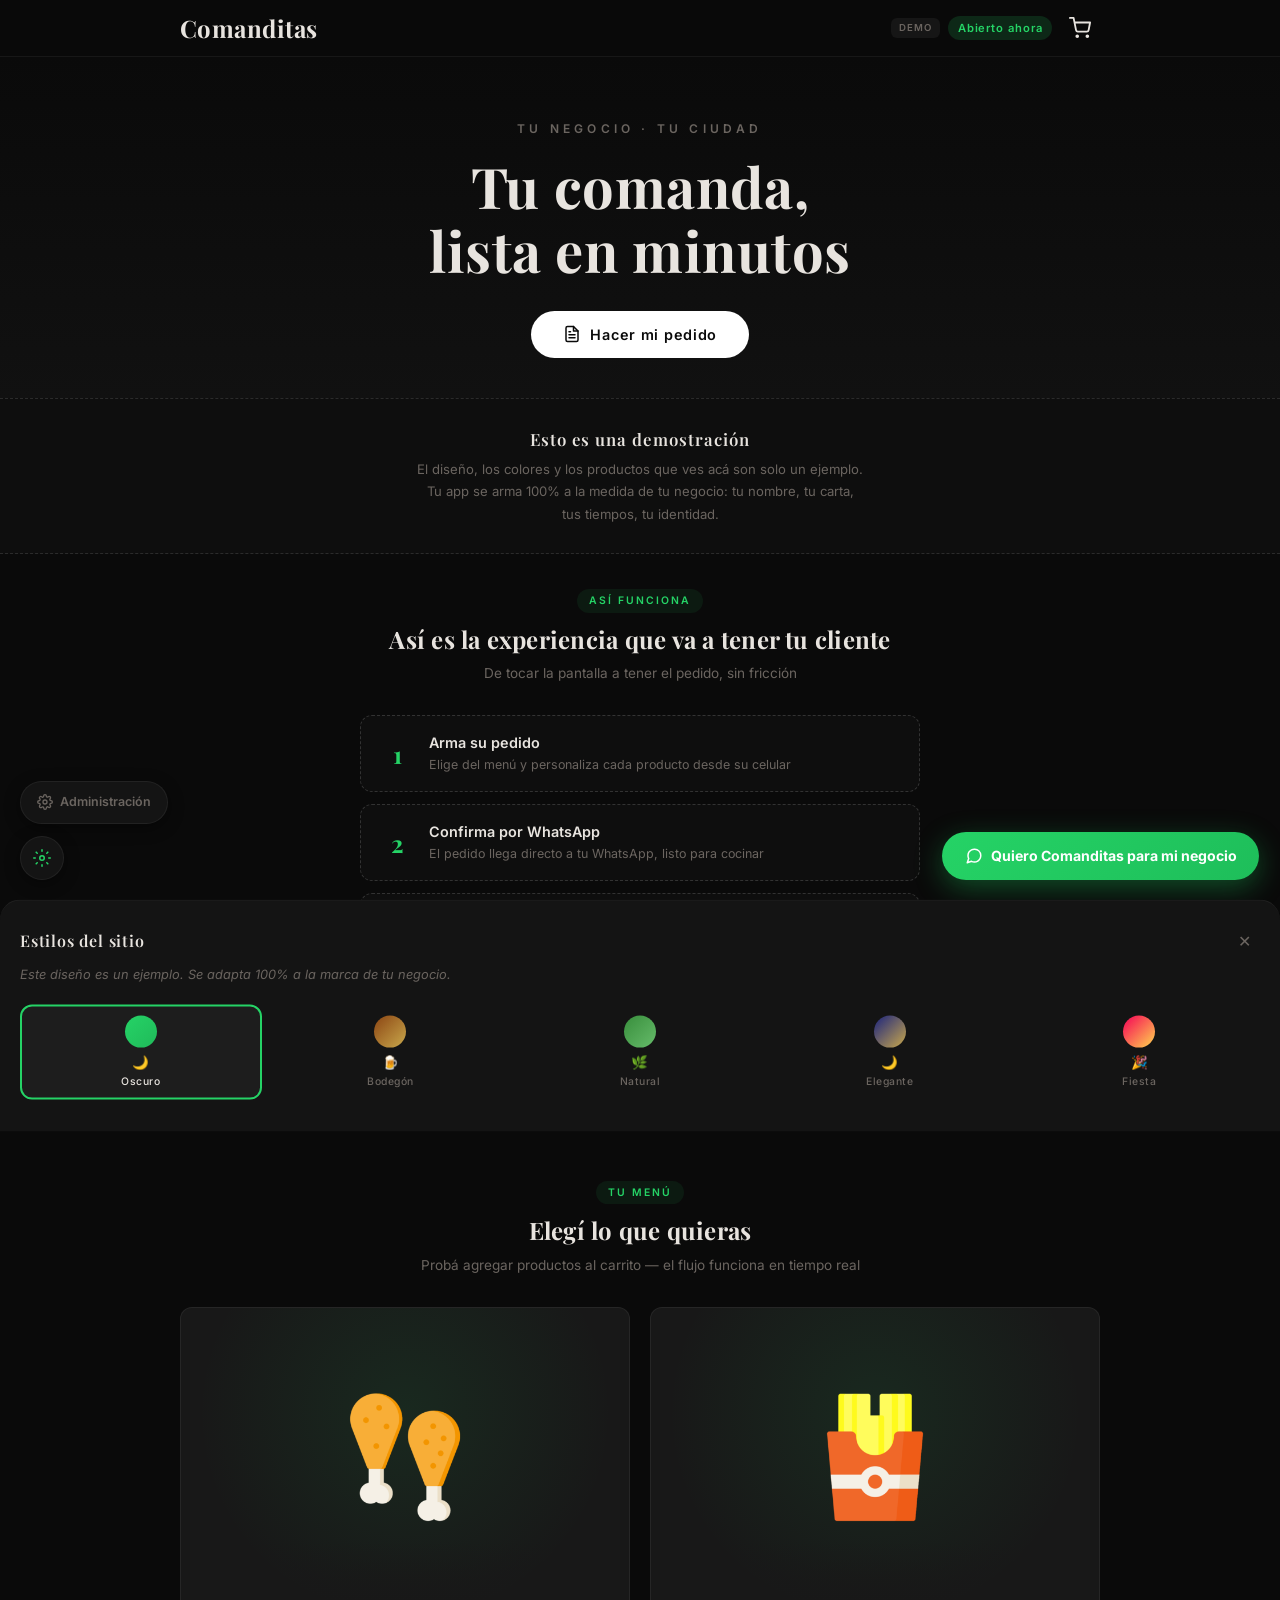
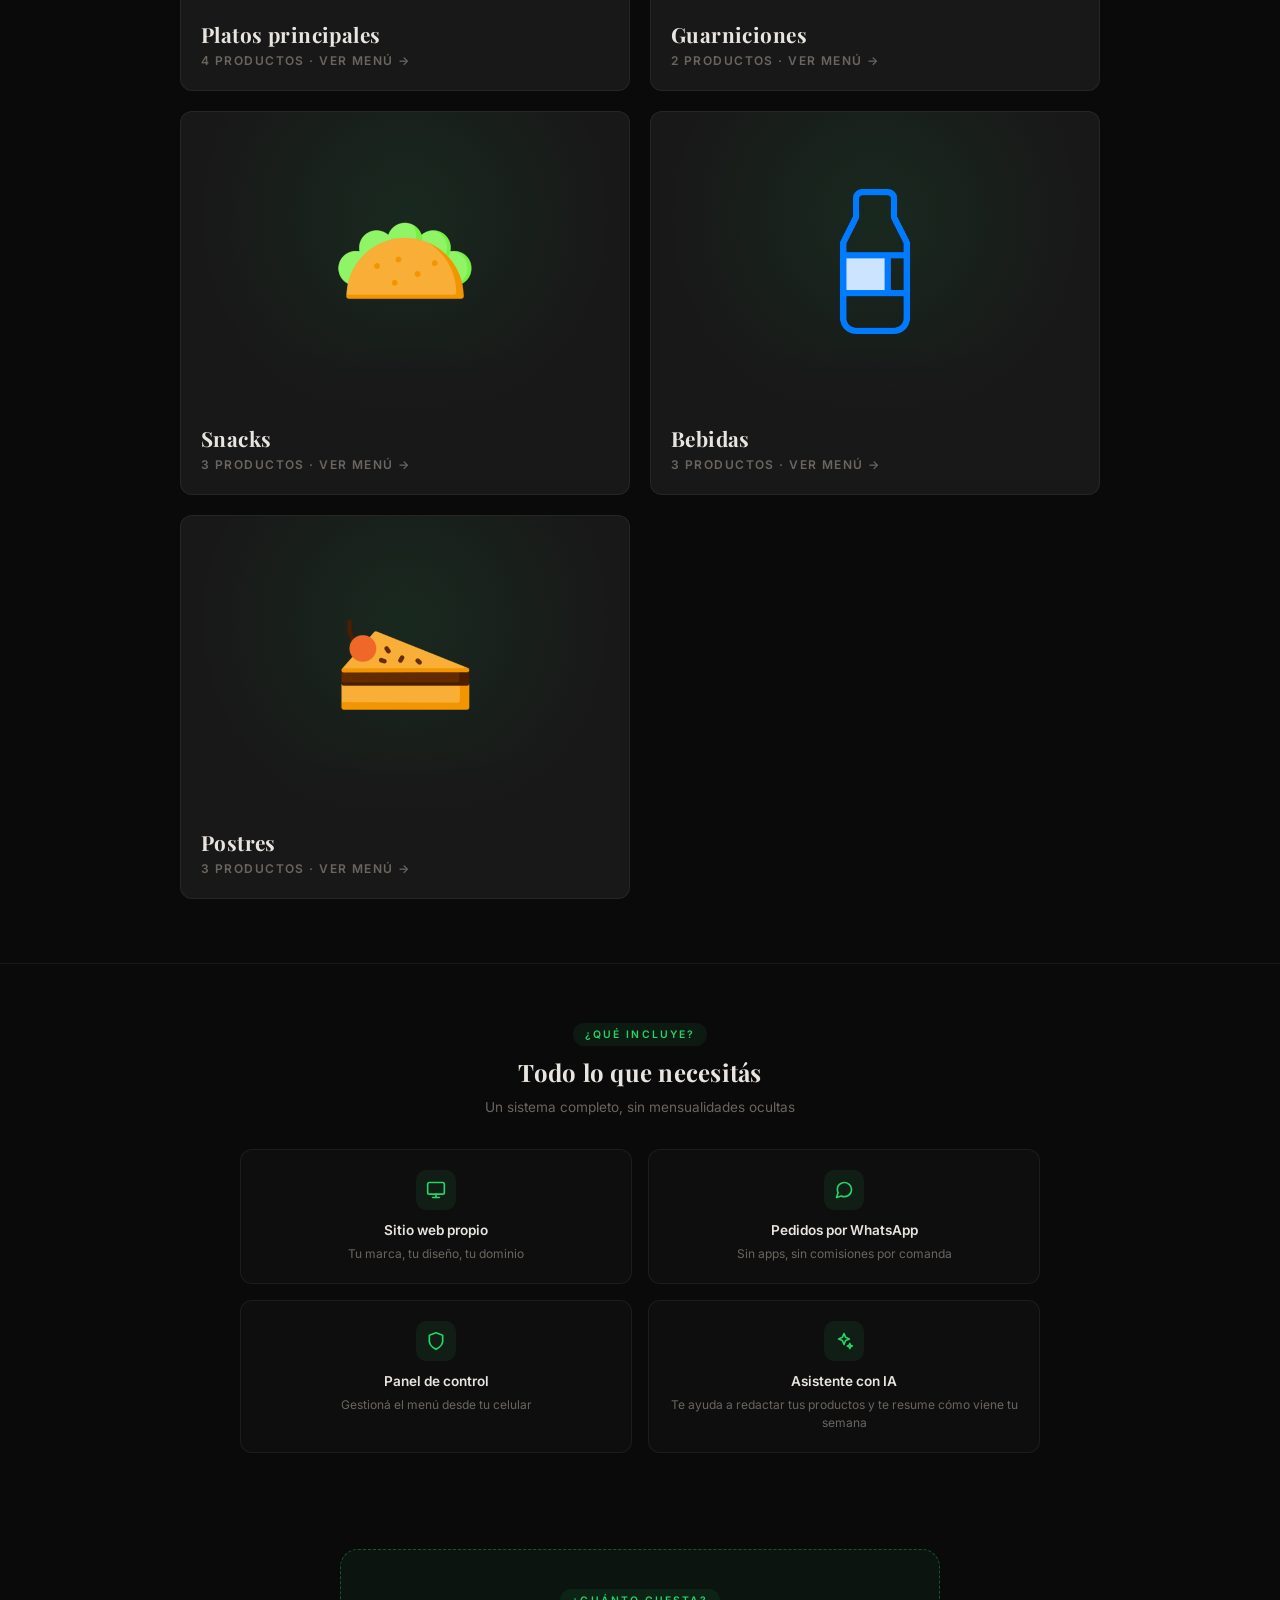
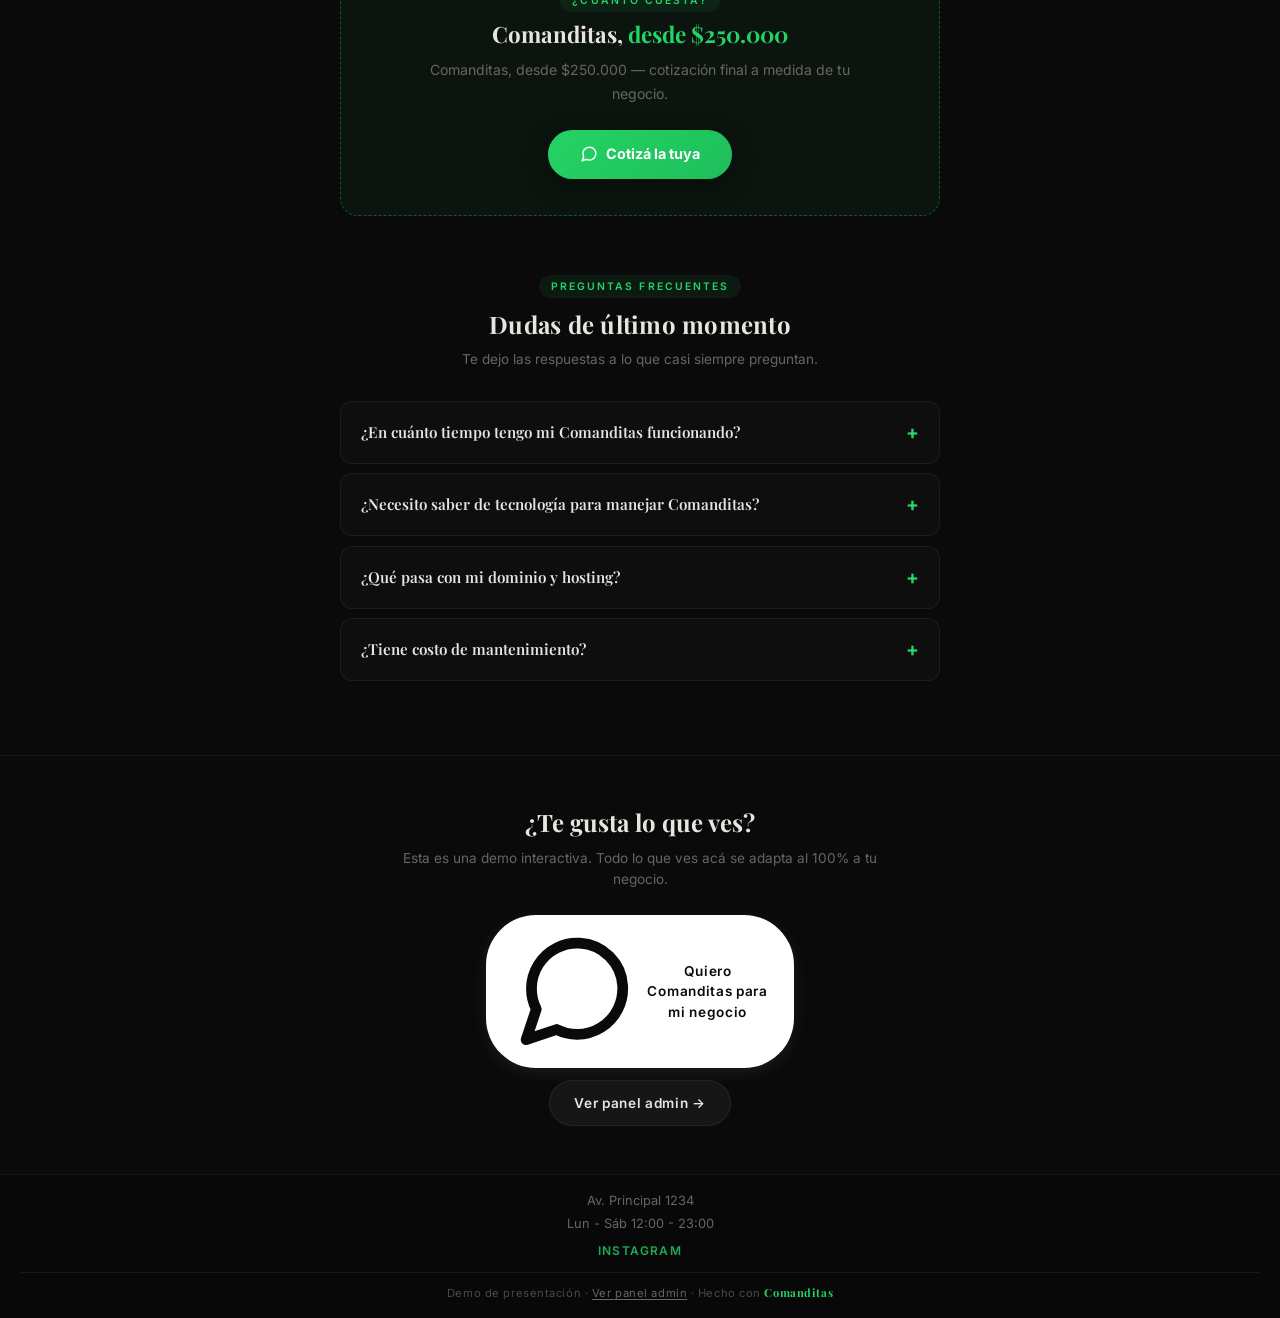
<file: index.html>
<!DOCTYPE html>
<html lang="es">
<head>
  <meta charset="UTF-8" />
  <meta name="viewport" content="width=device-width, initial-scale=1.0" />
  <title>Comanditas — Demo</title>
  <meta name="description" content="Comanditas — Tu comanda, lista en minutos. Pedí online y recibilo en tu casa." />
  <meta name="robots" content="noindex, nofollow" />
  <meta name="theme-color" content="#0A0A0A" />
  <link rel="icon" type="image/svg+xml" href="favicon.svg" />
  <link rel="preconnect" href="https://fonts.googleapis.com" />
  <link rel="preconnect" href="https://fonts.gstatic.com" crossorigin />
  <link href="https://fonts.googleapis.com/css2?family=Playfair+Display:wght@400;500;600;700&family=Inter:wght@300;400;500;600&display=swap" rel="stylesheet" />
  <link rel="stylesheet" href="index.css?v=5" />
</head>
<body>

  <header class="header" role="banner">
    <div class="header__inner">
      <a href="index.html" class="header__logo">Comanditas</a>
      <div class="header__right">
        <span class="demo-tag">Demo</span>
        <span class="hours-pill" id="hoursPill"></span>
        <button class="cart-btn" aria-label="Abrir carrito">
          <svg viewBox="0 0 24 24" fill="none" stroke="currentColor" stroke-width="2" stroke-linecap="round" stroke-linejoin="round"><circle cx="9" cy="21" r="1"/><circle cx="20" cy="21" r="1"/><path d="M1 1h4l2.68 13.39a2 2 0 002 1.61h9.72a2 2 0 002-1.61L23 6H6"/></svg>
          <span class="cart-badge" id="cartBadge">0</span>
        </button>
      </div>
    </div>
  </header>

  <main>
    <!-- ============================================ -->
    <!-- HERO: La primera impresión del cliente       -->
    <!-- ============================================ -->
    <section class="hero">
      <div class="hero__content">
        <p class="hero__tagline">TU NEGOCIO &middot; TU CIUDAD</p>
        <h1 class="hero__title">Tu comanda,<br/>lista en minutos</h1>
        <button class="hero__cta">
          <svg viewBox="0 0 24 24" fill="none" stroke="currentColor" stroke-width="2" stroke-linecap="round" stroke-linejoin="round"><path d="M14 2H6a2 2 0 00-2 2v16a2 2 0 002 2h12a2 2 0 002-2V8z"/><polyline points="14 2 14 8 20 8"/><line x1="16" y1="13" x2="8" y2="13"/><line x1="16" y1="17" x2="8" y2="17"/><polyline points="10 9 9 9 8 9"/></svg>
          Hacer mi pedido
        </button>
      </div>
    </section>

    <!-- ============================================ -->
    <!-- DEMO NOTICE: Aviso elegante para el cliente   -->
    <!-- ============================================ -->
    <section class="demo-notice">
      <div class="demo-notice__inner">
        <h2 class="demo-notice__title">Esto es una demostración</h2>
        <p class="demo-notice__text">El diseño, los colores y los productos que ves acá son solo un ejemplo. Tu&nbsp;app&nbsp;se&nbsp;arma 100% a la medida de tu negocio: tu&nbsp;nombre, tu&nbsp;carta, tus&nbsp;tiempos, tu&nbsp;identidad.</p>
      </div>
    </section>

    <!-- ============================================ -->
    <!-- HOW IT WORKS: El recorrido del cliente       -->
    <!-- ============================================ -->
    <section class="how-it-works">
      <div class="section-header">
        <span class="section-label">Así funciona</span>
        <h2 class="section-title">Así es la experiencia que va a tener tu cliente</h2>
        <p class="section-subtitle">De tocar la pantalla a tener el pedido, sin fricción</p>
      </div>
      <div class="steps">
        <div class="step">
          <div class="step__number">1</div>
          <div class="step__text">
            <strong>Arma su pedido</strong>
            <span>Elige del menú y personaliza cada producto desde su celular</span>
          </div>
        </div>
        <div class="step">
          <div class="step__number">2</div>
          <div class="step__text">
            <strong>Confirma por WhatsApp</strong>
            <span>El pedido llega directo a tu WhatsApp, listo para cocinar</span>
          </div>
        </div>
        <div class="step">
          <div class="step__number">3</div>
          <div class="step__text">
            <strong>Lo retira o le llega</strong>
            <span>Elige retiro en local o envío, según lo que vos ofrezcas</span>
          </div>
        </div>
      </div>
      <p class="how-it-works__note">El envío a domicilio es un servicio externo: vos elegís tu propio repartidor o una plataforma de delivery.</p>
      <button class="cta-btn">
        Empezar pedido
      </button>
    </section>

    <!-- ============================================ -->
    <!-- MENÚ: Lo que el cliente va a elegir          -->
    <!-- ============================================ -->
    <section class="section" id="menuSection">
      <div class="section-header">
        <span class="section-label">Tu menú</span>
        <h2 class="section-title">Elegí lo que quieras</h2>
        <p class="section-subtitle">Probá agregar productos al carrito — el flujo funciona en tiempo real</p>
      </div>
      <div class="grid" id="gridCategorias"></div>
    </section>

    <!-- ============================================ -->
    <!-- FEATURES: Lo que el dueño recibe             -->
    <!-- ============================================ -->
    <section class="features">
      <div class="features__inner">
        <span class="section-label">¿Qué incluye?</span>
        <h2 class="section-title">Todo lo que necesitás</h2>
        <p class="section-subtitle">Un sistema completo, sin mensualidades ocultas</p>
        <div class="features__grid">
          <div class="feature">
            <div class="feature__icon">
              <svg viewBox="0 0 24 24" fill="none" stroke="currentColor" stroke-width="2" stroke-linecap="round" stroke-linejoin="round"><rect x="2" y="3" width="20" height="14" rx="2" ry="2"/><line x1="8" y1="21" x2="16" y2="21"/><line x1="12" y1="17" x2="12" y2="21"/></svg>
            </div>
            <strong>Sitio web propio</strong>
            <span>Tu marca, tu diseño, tu dominio</span>
          </div>
          <div class="feature">
            <div class="feature__icon">
              <svg viewBox="0 0 24 24" fill="none" stroke="currentColor" stroke-width="2" stroke-linecap="round" stroke-linejoin="round"><path d="M21 11.5a8.38 8.38 0 01-.9 3.8 8.5 8.5 0 01-7.6 4.7 8.38 8.38 0 01-3.8-.9L3 21l1.9-5.7a8.38 8.38 0 01-.9-3.8 8.5 8.5 0 014.7-7.6 8.38 8.38 0 013.8-.9h.5a8.48 8.48 0 018 8v.5z"/></svg>
            </div>
            <strong>Pedidos por WhatsApp</strong>
            <span>Sin apps, sin comisiones por comanda</span>
          </div>
          <div class="feature">
            <div class="feature__icon">
              <svg viewBox="0 0 24 24" fill="none" stroke="currentColor" stroke-width="2" stroke-linecap="round" stroke-linejoin="round"><path d="M12 22s8-4 8-10V5l-8-3-8 3v7c0 6 8 10 8 10z"/></svg>
            </div>
            <strong>Panel de control</strong>
            <span>Gestioná el menú desde tu celular</span>
          </div>
          <div class="feature">
            <div class="feature__icon">
              <svg viewBox="0 0 24 24" fill="none" stroke="currentColor" stroke-width="2" stroke-linecap="round" stroke-linejoin="round"><path d="M12 3l1.9 4.6L18.5 9.5l-4.6 1.9L12 16l-1.9-4.6L5.5 9.5l4.6-1.9L12 3z"/><path d="M19 15l.9 2.1L22 18l-2.1.9L19 21l-.9-2.1L16 18l2.1-.9L19 15z"/></svg>
            </div>
            <strong>Asistente con IA</strong>
            <span>Te ayuda a redactar tus productos y te resume cómo viene tu semana</span>
          </div>
        </div>
      </div>
    </section>

    <!-- ============================================ -->
    <!-- PRICING CTA: ¿Cuánto cuesta?                  -->
    <!-- ============================================ -->
    <section class="pricing-cta">
      <div class="pricing-cta__inner">
        <span class="section-label">¿Cuánto cuesta?</span>
        <h2 class="pricing-cta__title">Comanditas, <em>desde $250.000</em></h2>
        <p class="pricing-cta__text">Comanditas, desde $250.000 — cotización final a medida de tu negocio.</p>
        <a class="pricing-cta__btn" data-contacto data-contacto-extra=" (Vengo del link &quot;¿Cuánto cuesta?&quot;)" href="#">
          <svg viewBox="0 0 24 24" fill="none" stroke="currentColor" stroke-width="2" stroke-linecap="round" stroke-linejoin="round"><path d="M21 11.5a8.38 8.38 0 01-.9 3.8 8.5 8.5 0 01-7.6 4.7 8.38 8.38 0 01-3.8-.9L3 21l1.9-5.7a8.38 8.38 0 01-.9-3.8 8.5 8.5 0 014.7-7.6 8.38 8.38 0 013.8-.9h.5a8.48 8.48 0 018 8v.5z"/></svg>
          Cotizá la tuya
        </a>
      </div>
    </section>

    <!-- ============================================ -->
    <!-- FAQ: resolvemos las dudas típicas             -->
    <!-- ============================================ -->
    <section class="faq">
      <div class="faq__inner">
        <span class="section-label">Preguntas frecuentes</span>
        <h2 class="section-title">Dudas de último momento</h2>
        <p class="section-subtitle">Te dejo las respuestas a lo que casi siempre preguntan.</p>
        <div class="faq__list">
          <details class="faq-item">
            <summary>¿En cuánto tiempo tengo mi Comanditas funcionando?</summary>
            <p>Entre una semana y diez días, depende de cuánto tengas que preparar (fotos de tus productos, precios, carta). Lo importante: mientras tanto vos seguís atendiendo tu local, sin frenar nada.</p>
          </details>
          <details class="faq-item">
            <summary>¿Necesito saber de tecnología para manejar Comanditas?</summary>
            <p>Para nada. Si sabés usar WhatsApp, sobra. Cambiar precios, marcar productos agotados o editar tu carta se hace desde un panel re simple, desde el celular.</p>
          </details>
          <details class="faq-item">
            <summary>¿Qué pasa con mi dominio y hosting?</summary>
            <p>Me encargo de todo: te dejo Comanditas andando con tu propio link y uno bien simple para compartir en tus redes. No tenés que tocar nada de servidores ni pagar de más por servicios que no usás.</p>
          </details>
          <details class="faq-item">
            <summary>¿Tiene costo de mantenimiento?</summary>
            <p>No te voy a cobrar por mes por mantener tu Comanditas ya funcionando. Vemos juntos qué necesitás: si querés que yo me ocupe de actualizaciones, se cotiza aparte y siempre sin sorpresas.</p>
          </details>
        </div>
      </div>
    </section>

    <!-- ============================================ -->
    <!-- CTA FINAL: Call to action para cerrar        -->
    <!-- ============================================ -->
    <section class="final-cta">
      <div class="final-cta__inner">
        <h2 class="final-cta__title">¿Te gusta lo que ves?</h2>
        <p class="final-cta__text">Esta es una demo interactiva. Todo lo que ves acá se adapta al 100% a tu negocio.</p>
        <div class="final-cta__actions">
          <a class="final-cta__btn final-cta__btn--primary" data-contacto data-contacto-extra=" (Me llegué hasta el final de la demo 👍)" href="#">
            <svg viewBox="0 0 24 24" fill="none" stroke="currentColor" stroke-width="2" stroke-linecap="round" stroke-linejoin="round"><path d="M21 11.5a8.38 8.38 0 01-.9 3.8 8.5 8.5 0 01-7.6 4.7 8.38 8.38 0 01-3.8-.9L3 21l1.9-5.7a8.38 8.38 0 01-.9-3.8 8.5 8.5 0 014.7-7.6 8.38 8.38 0 013.8-.9h.5a8.48 8.48 0 018 8v.5z"/></svg>
            Quiero Comanditas para mi negocio
          </a>
          <a href="admin.html" class="final-cta__btn final-cta__btn--secondary">Ver panel admin →</a>
        </div>
      </div>
    </section>
  </main>

  <!-- CONTACT CTA -->
  <a class="contact-fab" data-contacto href="#" aria-label="Quiero Comanditas para mi negocio">
    <svg viewBox="0 0 24 24" fill="none" stroke="currentColor" stroke-width="2" stroke-linecap="round" stroke-linejoin="round"><path d="M21 11.5a8.38 8.38 0 01-.9 3.8 8.5 8.5 0 01-7.6 4.7 8.38 8.38 0 01-3.8-.9L3 21l1.9-5.7a8.38 8.38 0 01-.9-3.8 8.5 8.5 0 014.7-7.6 8.38 8.38 0 013.8-.9h.5a8.48 8.48 0 018 8v.5z"/></svg>
    <span>Quiero Comanditas para mi negocio</span>
  </a>

  <!-- FABs -->
  <a class="admin-fab" href="admin.html" aria-label="Panel de administración" title="Panel admin (demo)">
    <svg viewBox="0 0 24 24" fill="none" stroke="currentColor" stroke-width="2" stroke-linecap="round" stroke-linejoin="round"><circle cx="12" cy="12" r="3"/><path d="M19.4 15a1.65 1.65 0 00.33 1.82l.06.06a2 2 0 11-2.83 2.83l-.06-.06a1.65 1.65 0 00-1.82-.33 1.65 1.65 0 00-1 1.51V21a2 2 0 11-4 0v-.09A1.65 1.65 0 009 19.4a1.65 1.65 0 00-1.82.33l-.06.06a2 2 0 11-2.83-2.83l.06-.06a1.65 1.65 0 00.33-1.82 1.65 1.65 0 00-1.51-1H3a2 2 0 110-4h.09A1.65 1.65 0 004.6 9a1.65 1.65 0 00-.33-1.82l-.06-.06a2 2 0 112.83-2.83l.06.06a1.65 1.65 0 001.82.33H9a1.65 1.65 0 001-1.51V3a2 2 0 114 0v.09a1.65 1.65 0 001 1.51 1.65 1.65 0 001.82-.33l.06-.06a2 2 0 112.83 2.83l-.06.06a1.65 1.65 0 00-.33 1.82V9a1.65 1.65 0 001.51 1H21a2 2 0 110 4h-.09a1.65 1.65 0 00-1.51 1z"/></svg>
    <span>Administración</span>
  </a>

  <div class="theme-fab" aria-label="Cambiar estilo del sitio" role="button" tabindex="0">
    <svg viewBox="0 0 24 24" fill="none" stroke="currentColor" stroke-width="2" stroke-linecap="round" stroke-linejoin="round"><circle cx="12" cy="12" r="3"/><path d="M12 1v2M12 21v2M4.22 4.22l1.42 1.42M18.36 18.36l1.42 1.42M1 12h2M21 12h2M4.22 19.78l1.42-1.42M18.36 5.64l1.42-1.42"/></svg>
  </div>

  <!-- FOOTER -->
  <footer class="footer" role="contentinfo">
    <div class="footer__info">
      <span id="footerDireccion"></span>
      <span id="footerHorarios"></span>
    </div>
    <a class="footer__ig" id="footerInstagram" href="#" target="_blank" rel="noopener">Instagram</a>
    <div class="footer__demo">Demo de presentación &middot; <a href="admin.html">Ver panel admin</a> &middot; Hecho con <strong>Comanditas</strong></div>
  </footer>

  <!-- CLOSED NOTICE -->
  <div class="closed-notice" id="closedNotice">
    <div class="closed-notice__inner">
      <div class="closed-notice__icon">🔒</div>
      <h2 class="closed-notice__title">Estamos cerrados</h2>
      <p class="closed-notice__hours">Abrimos mañana a las 12:00</p>
      <p class="closed-notice__sub">Pero podés mirar el menú y armar tu pedido para después</p>
    </div>
  </div>

  <!-- DRAWER -->
  <div id="overlay" class="overlay"></div>
  <aside class="drawer" id="drawer" role="dialog" aria-label="Carrito de compras" aria-modal="true">
    <div class="drawer__header">
      <span class="drawer__title">Tu pedido</span>
      <button class="drawer__close" aria-label="Cerrar carrito">&#10005;</button>
    </div>
    <div class="drawer__items" id="drawerItems">
      <div class="drawer-empty">Tu carrito está vacío</div>
    </div>
    <div class="drawer__footer">
      <div class="drawer__envio" id="drawerEnvio"></div>
      <div class="drawer__total">
        <span>Total</span>
        <span id="drawerTotal">$0</span>
      </div>
      <button class="drawer__btn">Confirmar pedido</button>
    </div>
  </aside>

  <div class="toast" id="toast" role="status" aria-live="polite"></div>

  <script src="js/data.js?v=5"></script>
  <script src="js/themes.js?v=5"></script>
  <script src="js/carrito.js?v=5"></script>
  <script src="js/app.js?v=5"></script>
</body>
</html>
</file>
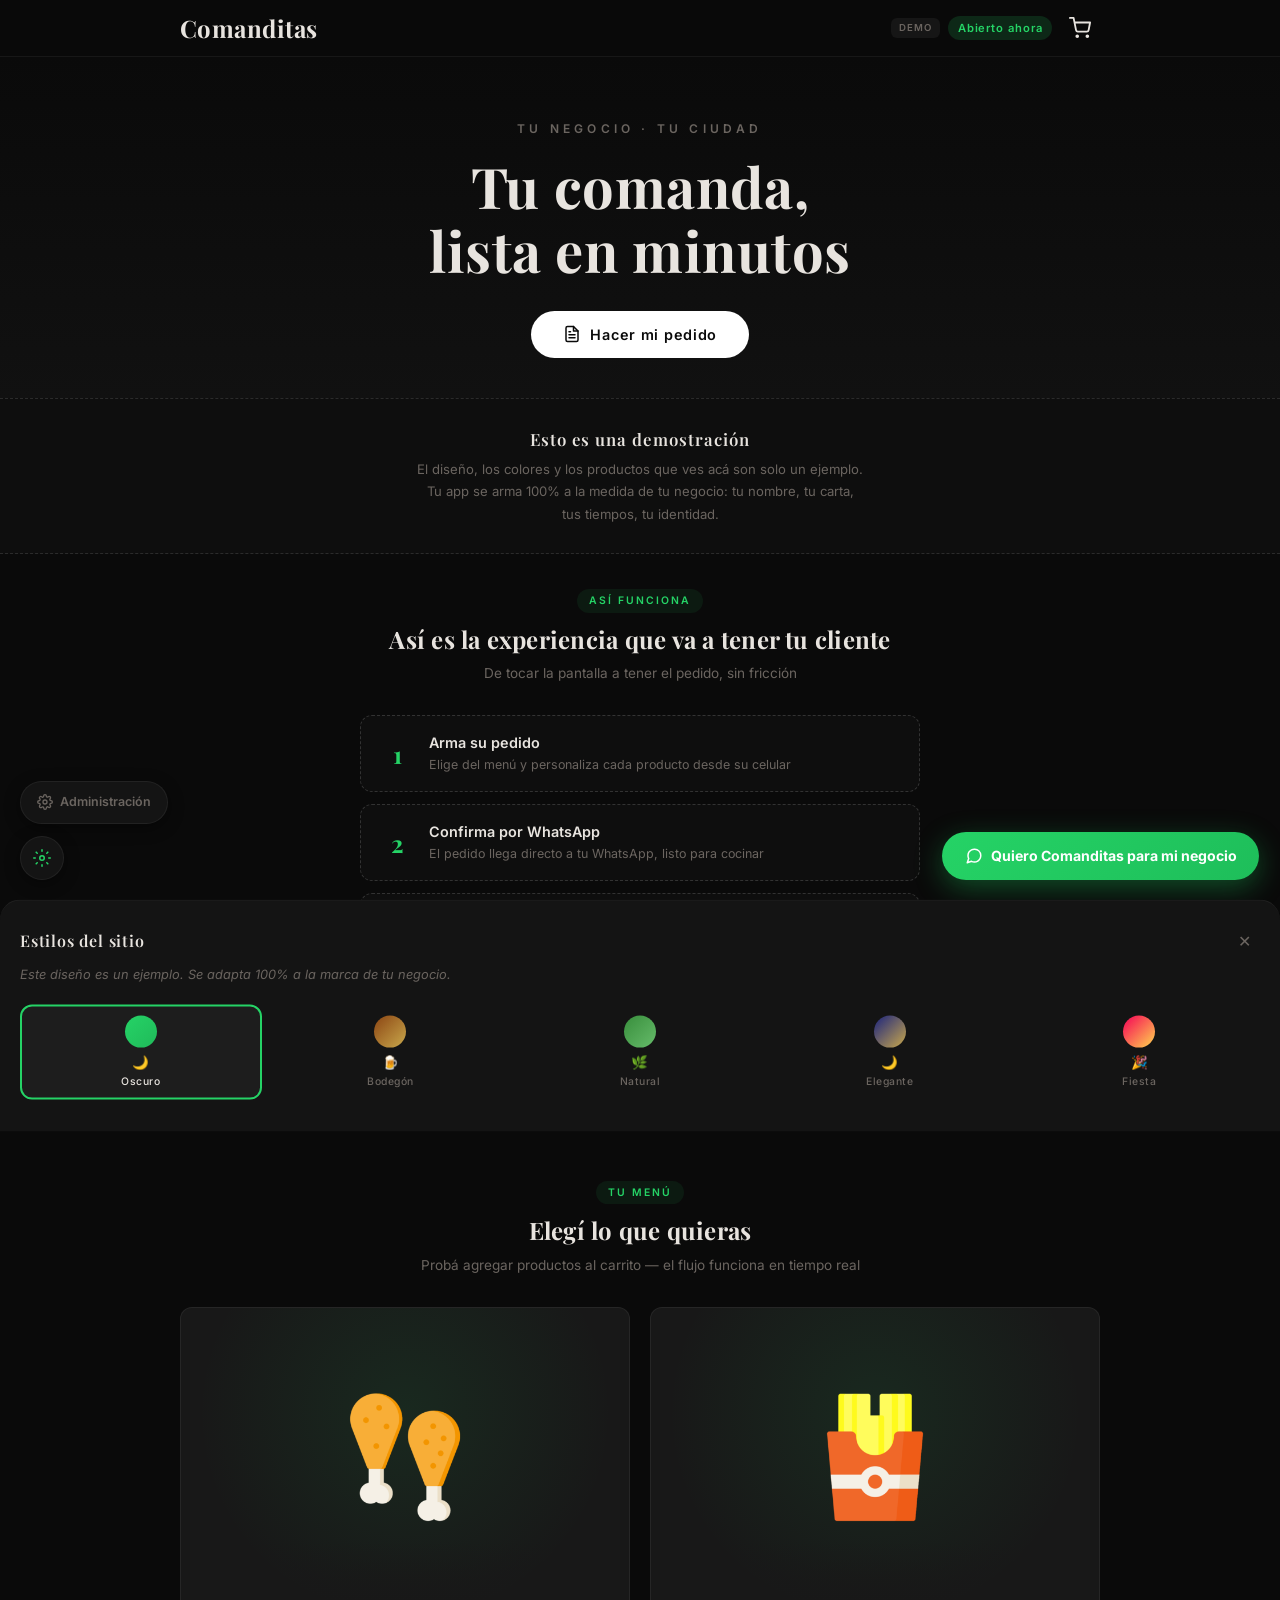
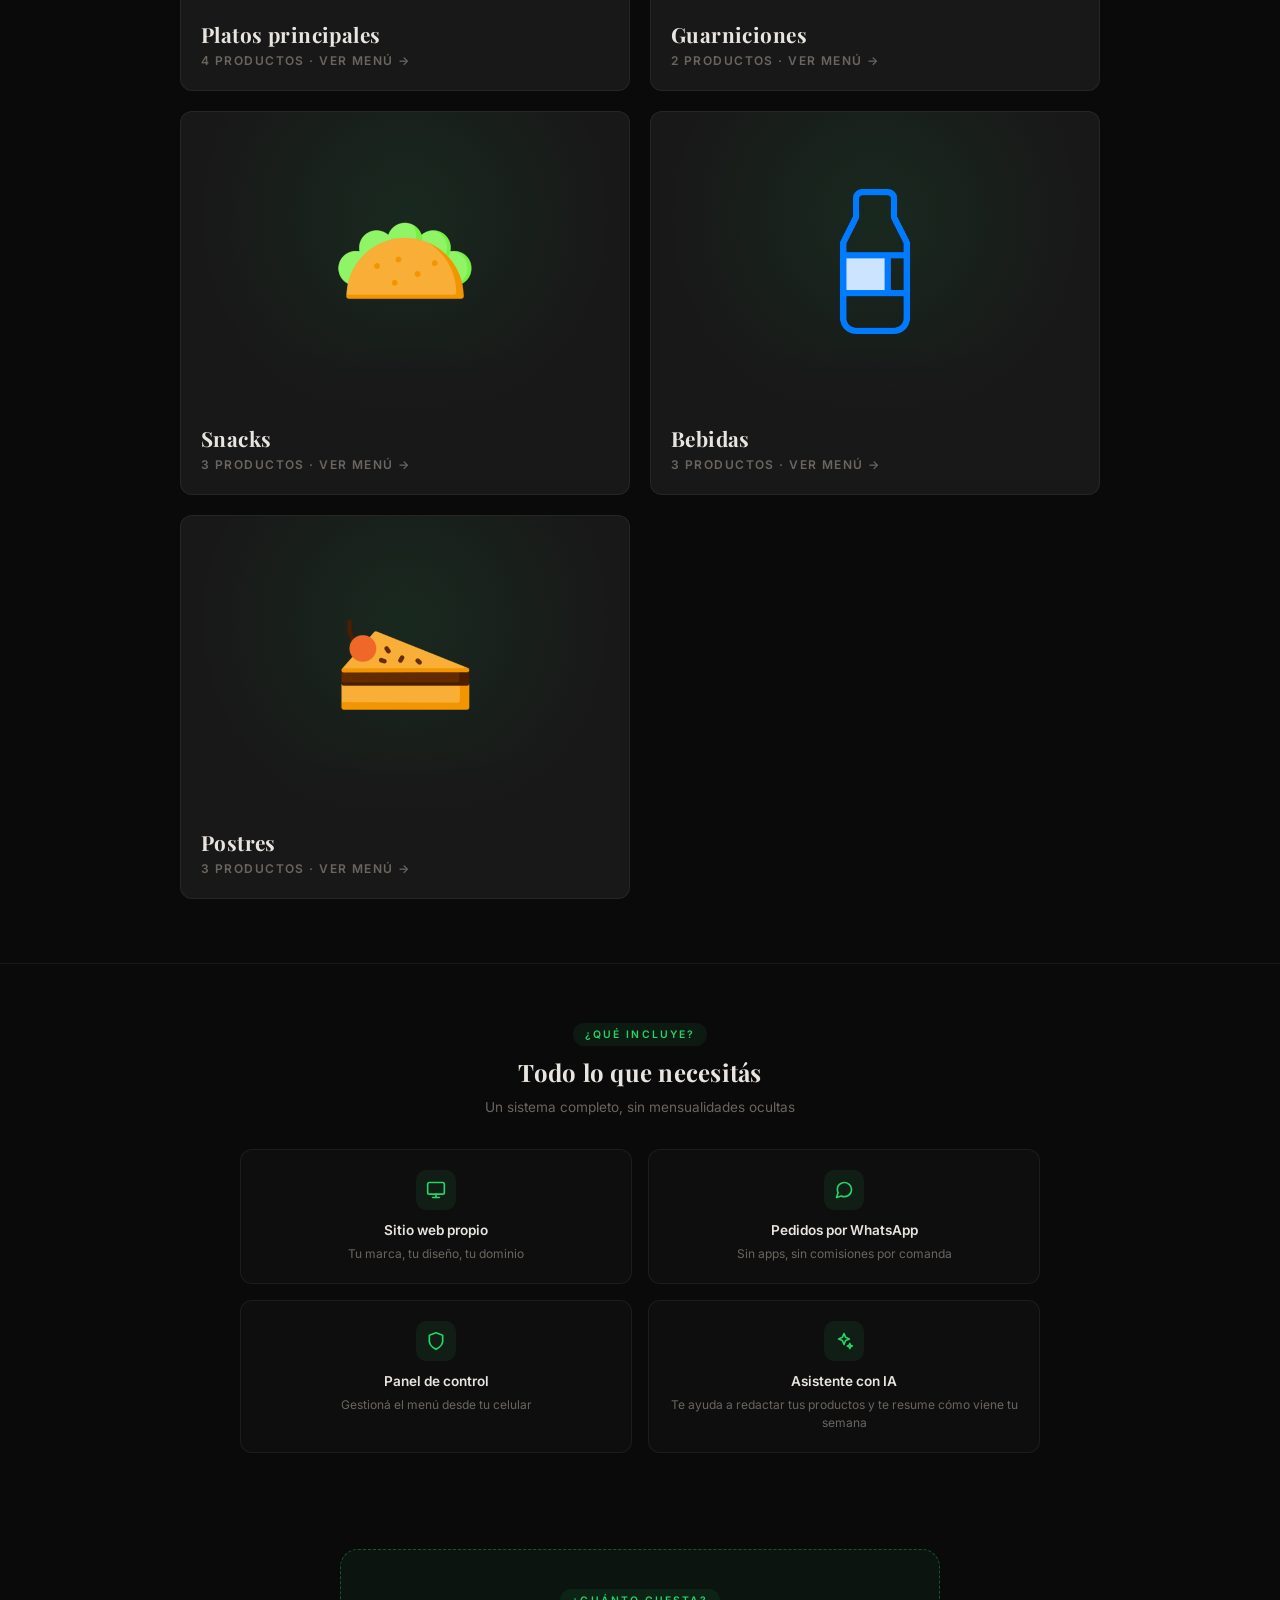
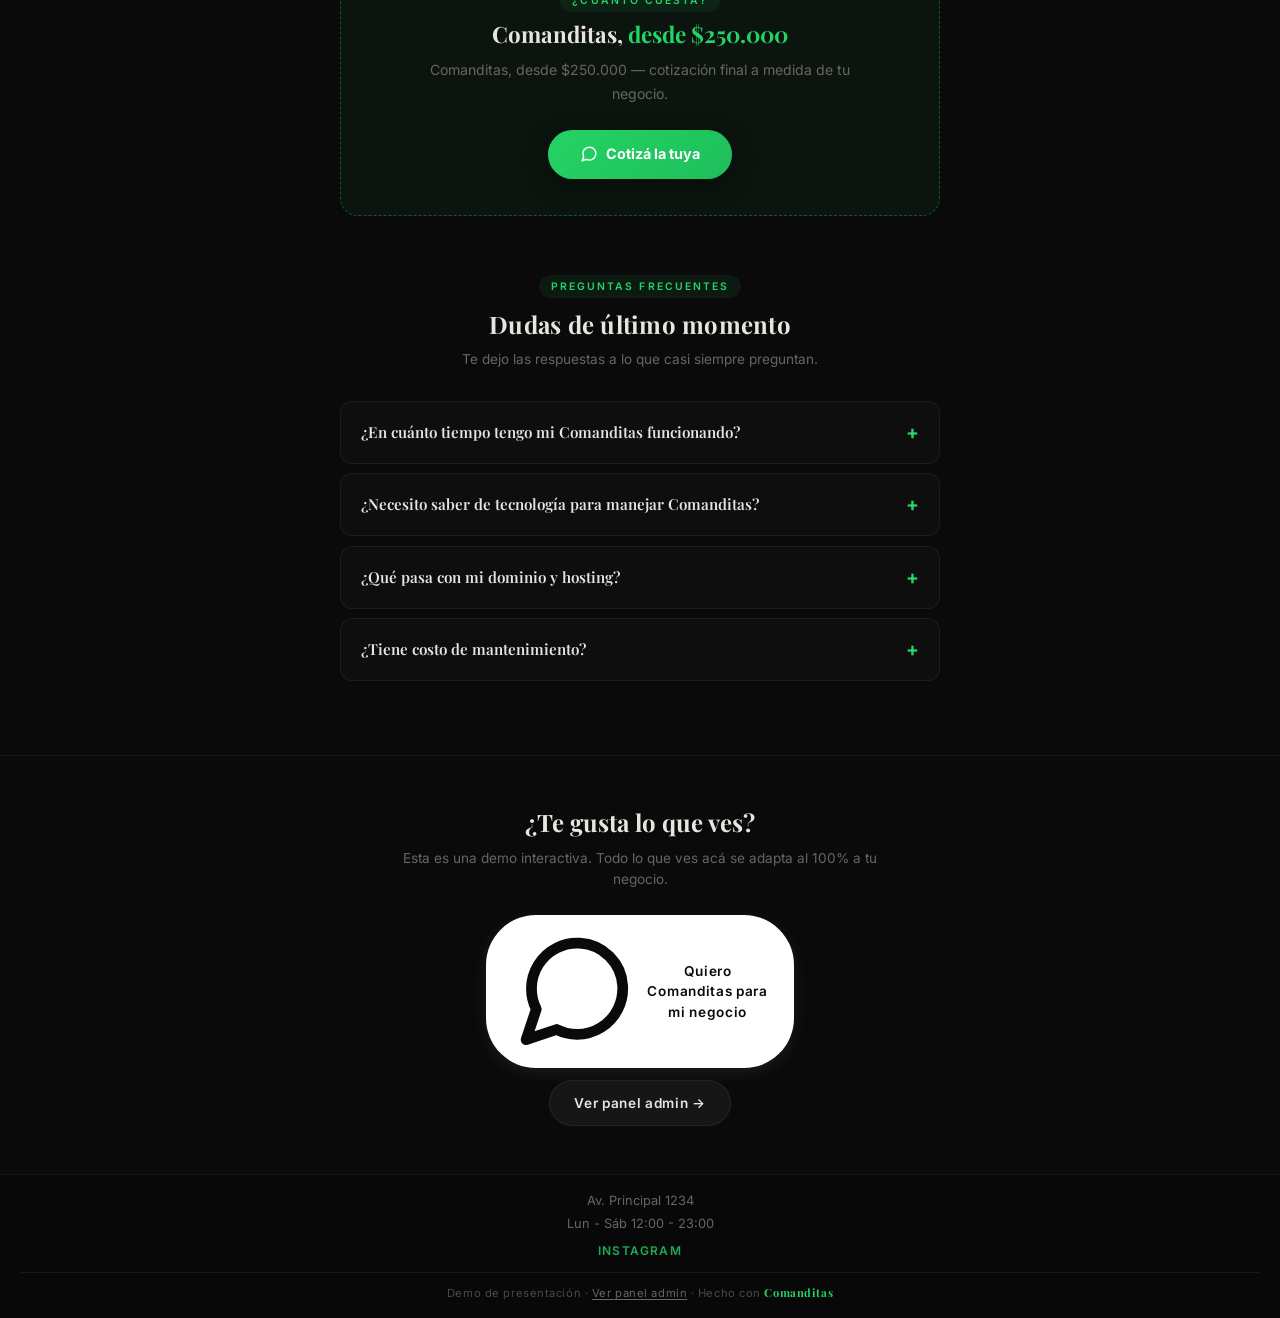
<file: categoria.html>
<!DOCTYPE html>
<html lang="es">
<head>
  <meta charset="UTF-8" />
  <meta name="viewport" content="width=device-width, initial-scale=1.0" />
  <title>Comanditas — Categoría</title>
  <meta name="description" content="Comanditas — Explorá nuestro menú." />
  <meta name="robots" content="noindex, nofollow" />
  <meta name="theme-color" content="#0A0A0A" />
  <link rel="icon" type="image/svg+xml" href="favicon.svg" />
  <link rel="preconnect" href="https://fonts.googleapis.com" />
  <link rel="preconnect" href="https://fonts.gstatic.com" crossorigin />
  <link href="https://fonts.googleapis.com/css2?family=Playfair+Display:wght@400;500;600;700&family=Inter:wght@300;400;500;600&display=swap" rel="stylesheet" />
  <link rel="stylesheet" href="categoria.css?v=4" />
</head>
<body>

  <header class="header" role="banner">
    <div class="header__inner">
      <a href="index.html" class="header__back" aria-label="Volver al menú">
        <svg viewBox="0 0 24 24" fill="none" stroke="currentColor" stroke-width="2" stroke-linecap="round" stroke-linejoin="round"><polyline points="15 18 9 12 15 6"/></svg>
      </a>
      <span class="header__title" id="pageTitle">Categoría</span>
      <div class="header__right">
        <span class="demo-tag">Demo</span>
        <button class="cart-btn" aria-label="Abrir carrito">
          <svg viewBox="0 0 24 24" fill="none" stroke="currentColor" stroke-width="2" stroke-linecap="round" stroke-linejoin="round"><circle cx="9" cy="21" r="1"/><circle cx="20" cy="21" r="1"/><path d="M1 1h4l2.68 13.39a2 2 0 002 1.61h9.72a2 2 0 002-1.61L23 6H6"/></svg>
          <span class="cart-badge" id="cartBadge">0</span>
        </button>
      </div>
    </div>
  </header>

  <main class="main">
    <div class="category-hero" id="categoryHero">
      <img class="category-hero__img" id="categoryHeroImg" src="" alt="" fetchpriority="high" decoding="async" />
      <div class="category-hero__overlay">
        <h1 class="category-hero__title" id="categoryTitle"></h1>
      </div>
    </div>
    <section class="section">
      <div class="products" id="productsList"></div>
    </section>
  </main>

  <a class="contact-fab" data-contacto href="#" aria-label="Quiero Comanditas para mi negocio">
    <svg viewBox="0 0 24 24" fill="none" stroke="currentColor" stroke-width="2" stroke-linecap="round" stroke-linejoin="round"><path d="M21 11.5a8.38 8.38 0 01-.9 3.8 8.5 8.5 0 01-7.6 4.7 8.38 8.38 0 01-3.8-.9L3 21l1.9-5.7a8.38 8.38 0 01-.9-3.8 8.5 8.5 0 014.7-7.6 8.38 8.38 0 013.8-.9h.5a8.48 8.48 0 018 8v.5z"/></svg>
    <span>Quiero Comanditas para mi negocio</span>
  </a>

  <a class="admin-fab" href="admin.html" aria-label="Panel de administración" title="Panel admin (demo)">
    <svg viewBox="0 0 24 24" fill="none" stroke="currentColor" stroke-width="2" stroke-linecap="round" stroke-linejoin="round"><circle cx="12" cy="12" r="3"/><path d="M19.4 15a1.65 1.65 0 00.33 1.82l.06.06a2 2 0 11-2.83 2.83l-.06-.06a1.65 1.65 0 00-1.82-.33 1.65 1.65 0 00-1 1.51V21a2 2 0 11-4 0v-.09A1.65 1.65 0 009 19.4a1.65 1.65 0 00-1.82.33l-.06.06a2 2 0 11-2.83-2.83l.06-.06a1.65 1.65 0 00.33-1.82 1.65 1.65 0 00-1.51-1H3a2 2 0 110-4h.09A1.65 1.65 0 004.6 9a1.65 1.65 0 00-.33-1.82l-.06-.06a2 2 0 112.83-2.83l.06.06a1.65 1.65 0 001.82.33H9a1.65 1.65 0 001-1.51V3a2 2 0 114 0v.09a1.65 1.65 0 001 1.51 1.65 1.65 0 001.82-.33l.06-.06a2 2 0 112.83 2.83l-.06.06a1.65 1.65 0 00-.33 1.82V9a1.65 1.65 0 001.51 1H21a2 2 0 110 4h-.09a1.65 1.65 0 00-1.51 1z"/></svg>
    <span>Administración</span>
  </a>

  <div class="theme-fab" aria-label="Cambiar estilo del sitio" role="button" tabindex="0">
    <svg viewBox="0 0 24 24" fill="none" stroke="currentColor" stroke-width="2" stroke-linecap="round" stroke-linejoin="round"><circle cx="12" cy="12" r="3"/><path d="M12 1v2M12 21v2M4.22 4.22l1.42 1.42M18.36 18.36l1.42 1.42M1 12h2M21 12h2M4.22 19.78l1.42-1.42M18.36 5.64l1.42-1.42"/></svg>
  </div>

  <footer class="footer" role="contentinfo">
    <span>Demo de presentación &middot; Hecho con <strong>Comanditas</strong></span>
  </footer>

  <div id="overlay" class="overlay"></div>

  <aside class="drawer" id="drawer" role="dialog" aria-label="Carrito de compras" aria-modal="true">
    <div class="drawer__header">
      <span class="drawer__title">Tu pedido</span>
      <button class="drawer__close" aria-label="Cerrar carrito">&#10005;</button>
    </div>
    <div class="drawer__items" id="drawerItems">
      <div class="drawer-empty">Tu carrito está vacío</div>
    </div>
    <div class="drawer__footer">
      <div class="drawer__envio" id="drawerEnvio"></div>
      <div class="drawer__total">
        <span>Total</span>
        <span id="drawerTotal">$0</span>
      </div>
      <button class="drawer__btn">Confirmar pedido</button>
    </div>
  </aside>

  <div class="modal-overlay" id="modalOverlay"></div>
  <div class="modal" id="modalCustom">
    <div class="modal__header">
      <span class="modal__title" id="modalTitle">Personalizar</span>
      <button class="modal__close" aria-label="Cerrar">&#10005;</button>
    </div>
    <div class="modal__body" id="modalBody"></div>
    <div class="modal__footer">
      <div class="modal__price" id="modalPrice">$0</div>
      <button class="modal__btn" id="modalConfirmBtn">Agregar al carrito</button>
    </div>
  </div>

  <div class="lightbox" id="lightbox">
    <button class="lightbox__close" aria-label="Cerrar imagen">&#10005;</button>
    <img class="lightbox__img" id="lightboxImg" src="" alt="" />
    <div class="lightbox__name" id="lightboxName"></div>
  </div>

  <div class="toast" id="toast" role="status" aria-live="polite"></div>

  <script src="js/data.js?v=4"></script>
  <script src="js/themes.js?v=4"></script>
  <script src="js/carrito.js?v=4"></script>
  <script src="js/app.js?v=4"></script>
</body>
</html>
</file>
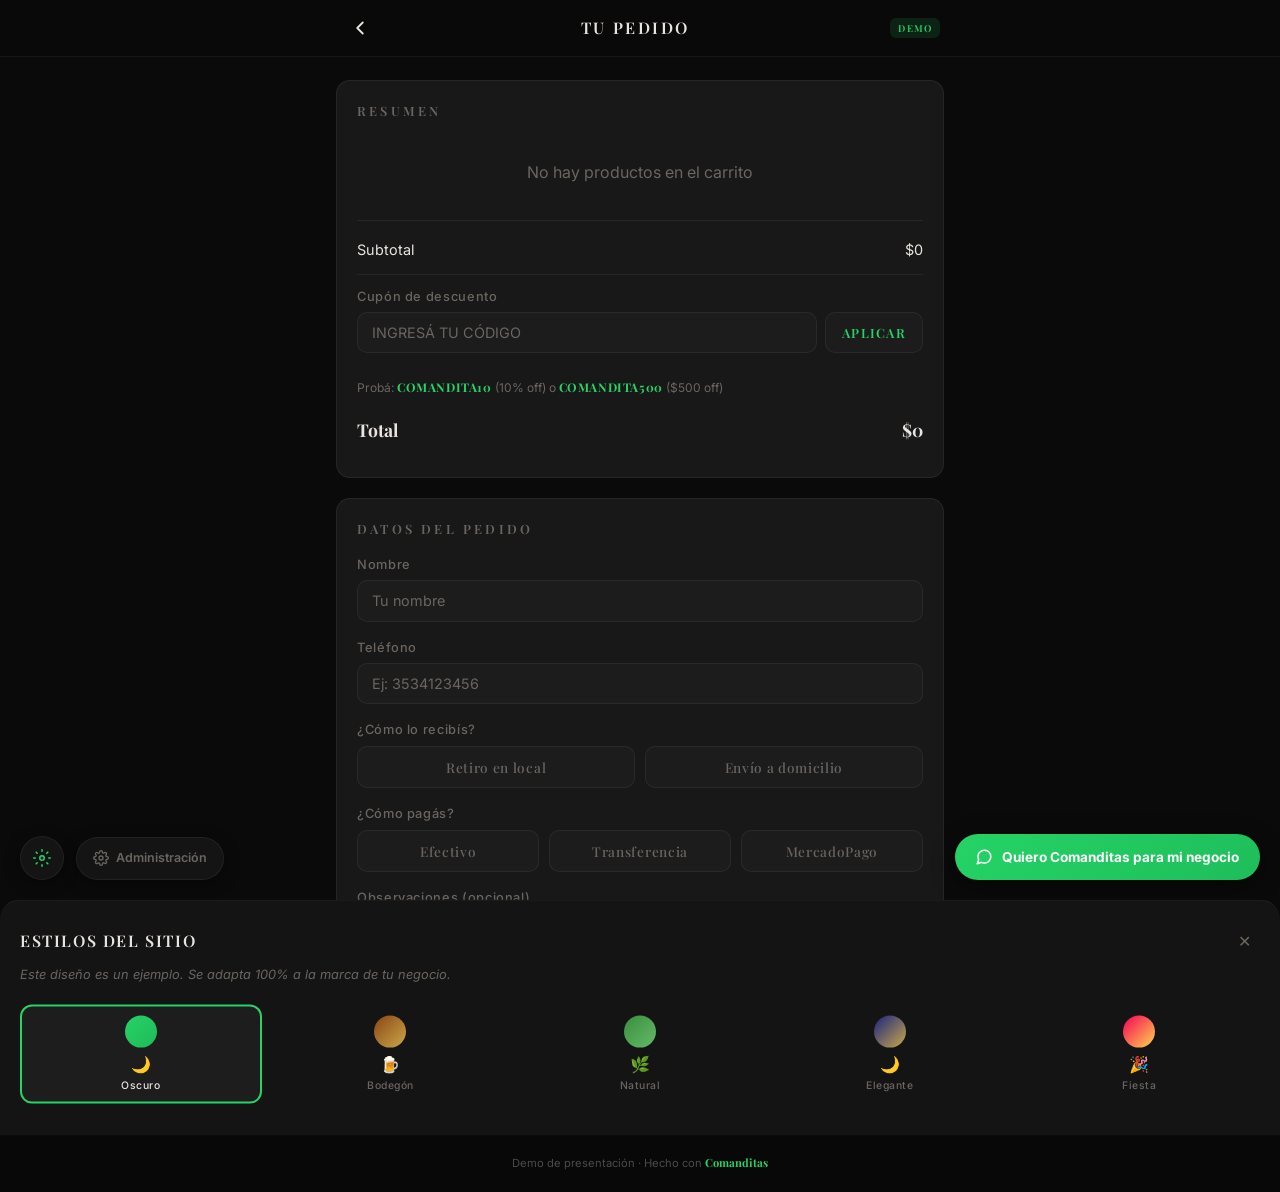
<file: checkout.html>
<!DOCTYPE html>
<html lang="es">
<head>
  <meta charset="UTF-8" />
  <meta name="viewport" content="width=device-width, initial-scale=1.0" />
  <title>Comanditas — Confirmar pedido</title>
  <meta name="description" content="Comanditas — Confirmá tu pedido y envialo por WhatsApp." />
  <meta name="robots" content="noindex, nofollow" />
  <meta name="theme-color" content="#0A0A0A" />
  <link rel="icon" type="image/svg+xml" href="favicon.svg" />
  <link rel="preconnect" href="https://fonts.googleapis.com" />
  <link rel="preconnect" href="https://fonts.gstatic.com" crossorigin />
  <link href="https://fonts.googleapis.com/css2?family=Playfair+Display:wght@400;500;600;700&family=Inter:wght@300;400;500;600&display=swap" rel="stylesheet" />
  <link rel="stylesheet" href="checkout.css?v=4" />
</head>
<body>

  <header class="header" role="banner">
    <div class="header__inner">
      <a href="index.html" class="header__back" aria-label="Volver al menú">
        <svg viewBox="0 0 24 24" fill="none" stroke="currentColor" stroke-width="2" stroke-linecap="round" stroke-linejoin="round"><polyline points="15 18 9 12 15 6"/></svg>
      </a>
      <span class="header__title">Tu pedido</span>
      <span class="demo-tag">Demo</span>
    </div>
  </header>

  <main class="main">
    <div class="page">
      <section class="resumen" id="resumenSection">
        <h2 class="resumen__title">Resumen</h2>
        <div class="resumen__items" id="resumenItems"></div>
        <div class="resumen__divider"></div>
        <div class="resumen__row">
          <span>Subtotal</span>
          <span id="resumenSubtotal">$0</span>
        </div>
        <div class="resumen__row" id="resumenEnvioRow">
          <span id="resumenEnvioLabel">Envío</span>
          <span id="resumenEnvio">$0</span>
        </div>

        <div class="cupon-block">
          <label class="form-label" for="inputCupon">Cupón de descuento</label>
          <div class="cupon-row">
            <input class="form-input" type="text" id="inputCupon" placeholder="Ingresá tu código" style="text-transform:uppercase" />
            <button class="cupon-btn">Aplicar</button>
          </div>
          <p class="cupon-msg" id="cuponMsg"></p>
          <p class="cupon-hint">Probá: <strong>COMANDITA10</strong> (10% off) o <strong>COMANDITA500</strong> ($500 off)</p>
        </div>

        <div class="resumen__row resumen__row--descuento" id="resumenDescuentoRow" style="display:none">
          <span>Descuento</span>
          <span id="resumenDescuento">-$0</span>
        </div>
        <div class="resumen__row resumen__row--total">
          <span>Total</span>
          <span id="resumenTotal">$0</span>
        </div>
        <p class="resumen__tiempo" id="resumenTiempo"></p>
      </section>

      <section class="form-section">
        <h2 class="form-section__title">Datos del pedido</h2>

        <div class="form-group">
          <label class="form-label" for="inputNombre">Nombre</label>
          <input class="form-input" type="text" id="inputNombre" placeholder="Tu nombre" autocomplete="name" />
        </div>

        <div class="form-group">
          <label class="form-label" for="inputTelefono">Teléfono</label>
          <input class="form-input" type="tel" id="inputTelefono" placeholder="Ej: 3534123456" autocomplete="tel" />
        </div>

        <div class="form-group">
          <label class="form-label">¿Cómo lo recibís?</label>
          <div class="options" id="optionsEntrega">
            <button class="option-btn" data-grupo="entrega" data-valor="retiro">Retiro en local</button>
            <button class="option-btn" data-grupo="entrega" data-valor="envio">Envío a domicilio</button>
          </div>
        </div>

        <div class="form-group" id="campoDireccion" style="display:none">
          <label class="form-label" for="inputDireccion">Dirección</label>
          <input class="form-input" type="text" id="inputDireccion" placeholder="Calle y número" autocomplete="street-address" />
        </div>

        <div class="form-group">
          <label class="form-label">¿Cómo pagás?</label>
          <div class="options" id="optionsPago">
            <button class="option-btn" data-grupo="pago" data-valor="efectivo">Efectivo</button>
            <button class="option-btn" data-grupo="pago" data-valor="transferencia">Transferencia</button>
            <button class="option-btn" data-grupo="pago" data-valor="mp">MercadoPago</button>
          </div>
        </div>

        <div class="form-group" id="campoTransferencia" style="display:none">
          <p class="form-note">Alias: <strong id="aliasTransferencia">comanditas.mp</strong></p>
          <button class="copy-btn">Copiar alias</button>
        </div>

        <div class="form-group">
          <label class="form-label" for="inputObs">Observaciones (opcional)</label>
          <textarea class="form-input form-textarea" id="inputObs" placeholder="Ej: sin cebolla, extra picante..." rows="2"></textarea>
        </div>

        <button class="submit-btn" id="submitBtn">
          <svg class="submit-icon" viewBox="0 0 24 24" fill="none" stroke="currentColor" stroke-width="2" stroke-linecap="round" stroke-linejoin="round"><path d="M21 11.5a8.38 8.38 0 01-.9 3.8 8.5 8.5 0 01-7.6 4.7 8.38 8.38 0 01-3.8-.9L3 21l1.9-5.7a8.38 8.38 0 01-.9-3.8 8.5 8.5 0 014.7-7.6 8.38 8.38 0 013.8-.9h.5a8.48 8.48 0 018 8v.5z"/></svg>
          <span class="submit-text">Enviar por WhatsApp</span>
          <span class="submit-spinner" style="display:none"></span>
        </button>
      </section>
    </div>
  </main>

  <a class="contact-fab" data-contacto href="#" aria-label="Quiero Comanditas para mi negocio">
    <svg viewBox="0 0 24 24" fill="none" stroke="currentColor" stroke-width="2" stroke-linecap="round" stroke-linejoin="round"><path d="M21 11.5a8.38 8.38 0 01-.9 3.8 8.5 8.5 0 01-7.6 4.7 8.38 8.38 0 01-3.8-.9L3 21l1.9-5.7a8.38 8.38 0 01-.9-3.8 8.5 8.5 0 014.7-7.6 8.38 8.38 0 013.8-.9h.5a8.48 8.48 0 018 8v.5z"/></svg>
    <span>Quiero Comanditas para mi negocio</span>
  </a>

  <a class="admin-fab" href="admin.html" aria-label="Panel de administración" title="Panel admin (demo)">
    <svg viewBox="0 0 24 24" fill="none" stroke="currentColor" stroke-width="2" stroke-linecap="round" stroke-linejoin="round"><circle cx="12" cy="12" r="3"/><path d="M19.4 15a1.65 1.65 0 00.33 1.82l.06.06a2 2 0 11-2.83 2.83l-.06-.06a1.65 1.65 0 00-1.82-.33 1.65 1.65 0 00-1 1.51V21a2 2 0 11-4 0v-.09A1.65 1.65 0 009 19.4a1.65 1.65 0 00-1.82.33l-.06.06a2 2 0 11-2.83-2.83l.06-.06a1.65 1.65 0 00.33-1.82 1.65 1.65 0 00-1.51-1H3a2 2 0 110-4h.09A1.65 1.65 0 004.6 9a1.65 1.65 0 00-.33-1.82l-.06-.06a2 2 0 112.83-2.83l.06.06a1.65 1.65 0 001.82.33H9a1.65 1.65 0 001-1.51V3a2 2 0 114 0v.09a1.65 1.65 0 001 1.51 1.65 1.65 0 001.82-.33l.06-.06a2 2 0 112.83 2.83l-.06.06a1.65 1.65 0 00-.33 1.82V9a1.65 1.65 0 001.51 1H21a2 2 0 110 4h-.09a1.65 1.65 0 00-1.51 1z"/></svg>
    <span>Administración</span>
  </a>

  <div class="theme-fab" aria-label="Cambiar estilo del sitio" role="button" tabindex="0">
    <svg viewBox="0 0 24 24" fill="none" stroke="currentColor" stroke-width="2" stroke-linecap="round" stroke-linejoin="round"><circle cx="12" cy="12" r="3"/><path d="M12 1v2M12 21v2M4.22 4.22l1.42 1.42M18.36 18.36l1.42 1.42M1 12h2M21 12h2M4.22 19.78l1.42-1.42M18.36 5.64l1.42-1.42"/></svg>
  </div>

  <footer class="footer" role="contentinfo">
    <span>Demo de presentación &middot; Hecho con <strong>Comanditas</strong></span>
  </footer>

  <div class="toast" id="toast" role="status" aria-live="polite"></div>

  <script src="js/data.js?v=4"></script>
  <script src="js/themes.js?v=4"></script>
  <script src="js/carrito.js?v=4"></script>
  <script src="js/app.js?v=4"></script>
</body>
</html>
</file>
<file: index.css>
*,
*::before,
*::after { margin: 0; padding: 0; box-sizing: border-box; }

:root {
  --bg: #0A0A0A; --surface: #141414; --surface-alt: #1C1C1C;
  --text: #E8E4DF; --muted: #6B6560; --accent: #25D366;
  --accent-hover: #20BA5A; --orange: #FF8C42; --blue: #5B9BD5;
  --border: rgba(255,255,255,0.06); --card-bg: #141414;
  --header-bg: rgba(10,10,10,0.92);
  --hero-gradient: linear-gradient(180deg, #0A0A0A 0%, #111 100%);
  --btn-gradient: linear-gradient(135deg, #25D366, #20BA5A);
  --footer-bg: #080808;
  --font-d: 'Playfair Display', Georgia, serif;
  --font-b: 'Inter', sans-serif;
  --ticket-border: 1px dashed rgba(255,255,255,0.15);
}

html { scroll-behavior: smooth; }
body { font-family: var(--font-b); background: var(--bg); color: var(--text); min-height: 100vh; display: flex; flex-direction: column; line-height: 1.5; transition: background 0.4s, color 0.4s; }
a { color: inherit; text-decoration: none; }
button { cursor: pointer; border: none; background: none; font-family: inherit; color: inherit; }
img { max-width: 100%; display: block; }

/* ============================================ */
/* HEADER                                       */
/* ============================================ */
.header { position: fixed; top: 0; left: 0; right: 0; z-index: 200; background: var(--header-bg); backdrop-filter: blur(12px); border-bottom: 1px solid var(--border); transition: background 0.4s; }
.header__inner { max-width: 960px; margin: 0 auto; padding: 0 1.25rem; height: 56px; display: flex; align-items: center; justify-content: space-between; }
.header__logo { font-family: var(--font-d); font-size: 1.5rem; font-weight: 700; letter-spacing: 0.02em; color: var(--text); }
.header__right { display: flex; align-items: center; gap: 0.5rem; }
.cart-btn { position: relative; width: 40px; height: 40px; display: flex; align-items: center; justify-content: center; }
.cart-btn svg { width: 22px; height: 22px; stroke: var(--text); }
.cart-badge { position: absolute; top: 2px; right: 0; background: var(--accent); color: #fff; font-size: 0.65rem; font-weight: 700; min-width: 18px; height: 18px; border-radius: 9px; display: flex; align-items: center; justify-content: center; padding: 0 4px; opacity: 0; transform: scale(0.5); transition: all 0.3s cubic-bezier(0.2, 0.8, 0.3, 1); }
.cart-badge.visible { opacity: 1; transform: scale(1); }
.demo-tag { font-family: var(--font-b); font-size: 0.6rem; font-weight: 600; letter-spacing: 0.12em; text-transform: uppercase; color: var(--muted); background: rgba(255,255,255,0.05); padding: 0.2rem 0.5rem; border-radius: 6px; }
.hours-pill { font-family: var(--font-b); font-size: 0.7rem; font-weight: 600; letter-spacing: 0.08em; padding: 0.25rem 0.6rem; border-radius: 20px; white-space: nowrap; }
.hours-pill.open { background: rgba(37,211,102,0.15); color: #25D366; }
.hours-pill.closed { background: rgba(229,57,53,0.15); color: #E53935; }

/* ============================================ */
/* HERO                                         */
/* ============================================ */
.hero { margin-top: 56px; padding: 4rem 1.5rem 2.5rem; background: var(--hero-gradient); text-align: center; position: relative; }
.hero__content { position: relative; z-index: 1; max-width: 600px; margin: 0 auto; }
.hero__tagline { font-family: var(--font-b); font-size: 0.75rem; font-weight: 600; letter-spacing: 0.35em; text-transform: uppercase; color: var(--muted); margin-bottom: 1rem; }
.hero__title { font-family: var(--font-d); font-size: clamp(2.2rem, 7vw, 3.5rem); font-weight: 700; letter-spacing: 0.01em; line-height: 1.15; margin-bottom: 1.75rem; color: var(--text); }
.hero__cta {
  display: inline-flex; align-items: center; gap: 0.6rem;
  padding: 0.9rem 2rem;
  background: #fff; color: #0A0A0A;
  font-family: var(--font-b); font-size: 0.9rem; font-weight: 600; letter-spacing: 0.05em;
  border-radius: 50px; border: none; cursor: pointer;
  transition: transform 0.2s, box-shadow 0.2s;
}
.hero__cta:hover { transform: translateY(-2px); box-shadow: 0 8px 24px rgba(255,255,255,0.15); }
.hero__cta svg { width: 18px; height: 18px; stroke: #0A0A0A; }

/* ============================================ */
/* DEMO NOTICE                                  */
/* ============================================ */
.demo-notice {
  border-top: 1px dashed rgba(255,255,255,0.12);
  border-bottom: 1px dashed rgba(255,255,255,0.12);
  background: rgba(255,255,255,0.015);
  padding: 1.75rem 1.5rem;
  text-align: center;
}
.demo-notice__inner {
  max-width: 560px; margin: 0 auto;
}
.demo-notice__title {
  font-family: var(--font-d); font-size: 1.05rem; font-weight: 600;
  letter-spacing: 0.06em; color: var(--text);
  margin-bottom: 0.4rem;
}
.demo-notice__text {
  font-family: var(--font-b); font-size: 0.82rem; font-weight: 400;
  color: var(--muted); line-height: 1.7;
  max-width: 480px; margin: 0 auto;
}

/* ============================================ */
/* HOW IT WORKS                                 */
/* ============================================ */
.how-it-works {
  max-width: 600px; margin: 0 auto;
  padding: 2rem 1.25rem 2.5rem;
  text-align: center;
}
.section-label {
  display: inline-block;
  font-family: var(--font-b); font-size: 0.65rem; font-weight: 600;
  letter-spacing: 0.2em; text-transform: uppercase;
  color: var(--accent); margin-bottom: 0.5rem;
  background: rgba(37,211,102,0.08); padding: 0.25rem 0.75rem;
  border-radius: 20px;
}
.section-title {
  font-family: var(--font-d); font-size: 1.5rem; font-weight: 700;
  letter-spacing: 0.01em; margin-bottom: 0.4rem;
}
.section-subtitle {
  font-size: 0.85rem; color: var(--muted); margin-bottom: 2rem;
}
.section-header {
  text-align: center; margin-bottom: 1.5rem;
}
.steps {
  display: flex; flex-direction: column; gap: 0.75rem;
  margin-bottom: 2rem;
}
.step {
  display: flex; align-items: center; gap: 1rem;
  padding: 1rem 1.25rem;
  background: rgba(255,255,255,0.02);
  border: var(--ticket-border);
  border-radius: 12px;
  text-align: left;
}
.step__number {
  font-family: var(--font-d); font-size: 1.5rem; font-weight: 700;
  color: var(--accent); min-width: 32px; text-align: center;
}
.step__text { display: flex; flex-direction: column; gap: 0.15rem; }
.step__text strong { font-size: 0.9rem; font-weight: 600; }
.step__text span { font-size: 0.78rem; color: var(--muted); }
.cta-btn {
  display: inline-flex; align-items: center; gap: 0.5rem;
  padding: 0.85rem 2.5rem;
  background: #fff; color: #0A0A0A;
  font-family: var(--font-b); font-size: 0.85rem; font-weight: 600; letter-spacing: 0.08em;
  text-transform: uppercase; border-radius: 50px; border: none; cursor: pointer;
  transition: transform 0.2s, box-shadow 0.2s;
}
.cta-btn:hover { transform: translateY(-2px); box-shadow: 0 8px 24px rgba(255,255,255,0.12); }
.how-it-works__note {
  font-size: 0.72rem; color: var(--muted); line-height: 1.6;
  max-width: 380px; margin: 0 auto 1.5rem; font-style: italic;
}

/* ============================================ */
/* SECTION (menu)                               */
/* ============================================ */
.section { max-width: 960px; margin: 0 auto; padding: 2rem 1.25rem 4rem; width: 100%; }

/* GRID */
.grid { display: grid; grid-template-columns: 1fr 1fr; gap: 1.25rem; }

/* CARD */
.card {
  position: relative;
  border-radius: 12px;
  overflow: hidden;
  display: flex;
  flex-direction: column;
  text-decoration: none;
  color: inherit;
  background: var(--card-bg);
  border: 1px solid var(--border);
  transition: transform 0.3s cubic-bezier(0.2, 0.8, 0.3, 1), box-shadow 0.3s;
}
.card:hover { transform: translateY(-4px); box-shadow: 0 16px 48px rgba(0,0,0,0.6); }
.card__thumb { position: relative; width: 100%; aspect-ratio: 3/2; overflow: hidden; display: flex; align-items: center; justify-content: center; background: radial-gradient(circle at 50% 35%, rgba(37,211,102,0.09), transparent 70%); }
.card__thumb img { width: 62%; height: 62%; object-fit: contain; padding: 1.25rem; transition: transform 0.4s ease; }
.card:hover .card__thumb img { transform: scale(1.06); }
.card__thumb::after { content: ''; position: absolute; inset: 0; background: linear-gradient(to bottom, transparent 78%, var(--card-bg) 100%); pointer-events: none; }
.card__bar { position: absolute; left: 0; top: 10%; bottom: 10%; width: 3px; background: var(--accent); border-radius: 0 2px 2px 0; transform: scaleY(0); transform-origin: bottom; transition: transform 0.3s ease; z-index: 2; }
.card:hover .card__bar { transform: scaleY(1); }
.card__body { padding: 1rem 1.25rem 1.25rem; flex-shrink: 0; }
.card__name { font-family: var(--font-d); font-size: 1.3rem; font-weight: 700; letter-spacing: 0.02em; line-height: 1.1; color: var(--text); }
.card__cta { font-size: 0.75rem; font-weight: 600; letter-spacing: 0.12em; text-transform: uppercase; color: var(--muted); margin-top: 0.4rem; transition: color 0.2s; }
.card:hover .card__cta { color: var(--accent); }

/* ============================================ */
/* FEATURES                                     */
/* ============================================ */
.features {
  border-top: 1px solid var(--border);
  padding: 3.5rem 1.25rem;
  text-align: center;
}
.features__inner { max-width: 800px; margin: 0 auto; }
.features__grid {
  display: grid; grid-template-columns: repeat(2, 1fr); gap: 1rem;
  margin-top: 0.5rem;
}
.feature {
  display: flex; flex-direction: column; align-items: center; gap: 0.3rem;
  padding: 1.25rem 1rem;
  background: rgba(255,255,255,0.02);
  border: 1px solid var(--border);
  border-radius: 12px;
  text-align: center;
}
.feature__icon {
  width: 40px; height: 40px;
  display: flex; align-items: center; justify-content: center;
  background: rgba(37,211,102,0.08);
  border-radius: 10px;
  margin-bottom: 0.3rem;
}
.feature__icon svg { width: 20px; height: 20px; stroke: var(--accent); }
.feature strong { font-size: 0.85rem; font-weight: 600; }
.feature span { font-size: 0.75rem; color: var(--muted); }

/* ============================================ */
/* FINAL CTA                                    */
/* ============================================ */
.final-cta {
  border-top: 1px solid var(--border);
  padding: 3rem 1.25rem;
  text-align: center;
}
.final-cta__inner { max-width: 500px; margin: 0 auto; }
.final-cta__title {
  font-family: var(--font-d); font-size: 1.5rem; font-weight: 700;
  margin-bottom: 0.5rem;
}
.final-cta__text {
  font-size: 0.85rem; color: var(--muted); margin-bottom: 1.5rem;
  line-height: 1.6;
}
.final-cta__actions {
  display: flex; gap: 0.75rem; justify-content: center; flex-wrap: wrap;
}
.final-cta__btn {
  display: inline-flex; align-items: center; gap: 0.4rem;
  padding: 0.75rem 1.5rem;
  font-family: var(--font-b); font-size: 0.85rem; font-weight: 600;
  letter-spacing: 0.05em; border-radius: 50px;
  transition: transform 0.2s, box-shadow 0.2s;
}
.final-cta__btn:hover { transform: translateY(-2px); }
.final-cta__btn--primary {
  background: #fff; color: #0A0A0A;
  box-shadow: 0 4px 16px rgba(255,255,255,0.08);
}
.final-cta__btn--primary:hover { box-shadow: 0 8px 24px rgba(255,255,255,0.15); }
.final-cta__btn--secondary {
  background: rgba(255,255,255,0.05); color: var(--text);
  border: 1px solid var(--border);
}
.final-cta__btn--secondary:hover { border-color: rgba(255,255,255,0.15); box-shadow: 0 4px 16px rgba(0,0,0,0.3); }

/* ============================================ */
/* PRICING CTA (¿Cuánto cuesta?)                */
/* ============================================ */
.pricing-cta {
  max-width: 640px; margin: 0 auto; padding: 2.5rem 1.25rem;
  text-align: center;
}
.pricing-cta__inner {
  background: rgba(37,211,102,0.05);
  border: 1px dashed rgba(37,211,102,0.35);
  border-radius: 18px;
  padding: 2.25rem 1.5rem;
}
.pricing-cta__title {
  font-family: var(--font-d); font-size: 1.4rem; font-weight: 700;
  margin-bottom: 0.6rem; line-height: 1.25;
}
.pricing-cta__title em { color: var(--accent); font-style: normal; white-space: nowrap; }
.pricing-cta__text {
  font-size: 0.88rem; color: var(--muted); margin-bottom: 1.5rem; line-height: 1.7;
  max-width: 420px; margin-left: auto; margin-right: auto;
}
.pricing-cta__btn {
  display: inline-flex; align-items: center; gap: 0.5rem;
  padding: 0.85rem 2rem;
  background: linear-gradient(135deg, #25D366, #1EBE5A);
  color: #fff; font-family: var(--font-b); font-size: 0.9rem; font-weight: 700;
  border-radius: 50px; box-shadow: 0 6px 24px rgba(0,0,0,0.35);
  transition: transform 0.2s, box-shadow 0.2s;
}
.pricing-cta__btn:hover { transform: translateY(-2px); box-shadow: 0 10px 30px rgba(0,0,0,0.45); }
.pricing-cta__btn svg { width: 18px; height: 18px; stroke: #fff; }

/* ============================================ */
/* FAQ                                          */
/* ============================================ */
.faq { max-width: 640px; margin: 0 auto; padding: 1rem 1.25rem 4rem; text-align: center; }
.faq__list { text-align: left; margin-top: 0.5rem; }
.faq-item {
  background: rgba(255,255,255,0.02);
  border: 1px solid var(--border); border-radius: 12px;
  margin-bottom: 0.6rem; overflow: hidden;
}
.faq-item summary {
  list-style: none; cursor: pointer;
  display: flex; align-items: center; justify-content: space-between; gap: 1rem;
  padding: 1rem 1.25rem;
  font-family: var(--font-d); font-size: 0.95rem; font-weight: 600;
  color: var(--text);
}
.faq-item summary::-webkit-details-marker { display: none; }
.faq-item summary::after {
  content: '+'; font-family: var(--font-b); font-weight: 700; font-size: 1.2rem;
  color: var(--accent); transition: transform 0.2s; flex-shrink: 0;
}
.faq-item[open] summary::after { transform: rotate(45deg); }
.faq-item p {
  font-size: 0.85rem; color: var(--muted); line-height: 1.7;
  padding: 0 1.25rem 1.1rem;
}

/* ============================================ */
/* OVERLAY + DRAWER                             */
/* ============================================ */
.overlay { position: fixed; inset: 0; background: rgba(0,0,0,0.6); z-index: 300; opacity: 0; pointer-events: none; transition: opacity 0.3s; }
.overlay.open { opacity: 1; pointer-events: auto; }
.drawer { position: fixed; top: 0; right: 0; bottom: 0; width: min(380px, 90vw); background: var(--surface); z-index: 400; display: flex; flex-direction: column; transform: translateX(100%); transition: transform 0.35s cubic-bezier(0.2, 0.8, 0.3, 1), background 0.4s; }
.drawer.open { transform: translateX(0); }
.drawer__header { padding: 1rem 1.25rem; border-bottom: 1px solid var(--border); display: flex; align-items: center; justify-content: space-between; }
.drawer__title { font-family: var(--font-d); font-size: 1rem; font-weight: 600; letter-spacing: 0.05em; }
.drawer__close { width: 32px; height: 32px; display: flex; align-items: center; justify-content: center; font-size: 1.1rem; color: var(--muted); border-radius: 8px; transition: background 0.2s; }
.drawer__close:hover { background: rgba(255,255,255,0.06); }
.drawer__items { flex: 1; overflow-y: auto; padding: 1rem 1.25rem; }
.drawer-empty { text-align: center; color: var(--muted); padding: 3rem 0; font-size: 0.9rem; }
.drawer-item { display: flex; align-items: flex-start; justify-content: space-between; gap: 0.75rem; padding: 0.75rem 0; border-bottom: 1px solid var(--border); }
.drawer-item:last-child { border-bottom: none; }
.drawer-item__name { font-weight: 500; font-size: 0.9rem; }
.drawer-item__qty { color: var(--muted); font-weight: 400; font-size: 0.8rem; }
.drawer-item__detail { font-size: 0.75rem; color: var(--muted); margin-top: 2px; }
.drawer-item__price { font-family: var(--font-b); font-weight: 600; color: var(--text); font-size: 0.9rem; white-space: nowrap; }
.drawer-item__remove { color: var(--muted); font-size: 0.85rem; padding: 4px; border-radius: 6px; transition: color 0.2s, background 0.2s; flex-shrink: 0; }
.drawer-item__remove:hover { color: #E53935; background: rgba(255,255,255,0.06); }
.drawer__footer { padding: 1rem 1.25rem; border-top: 1px solid var(--border); }
.drawer__total { display: flex; justify-content: space-between; font-family: var(--font-d); font-size: 1.1rem; font-weight: 700; margin-bottom: 0.75rem; }
.drawer__btn { width: 100%; padding: 0.85rem; background: var(--btn-gradient); color: #fff; font-family: var(--font-b); font-size: 0.9rem; font-weight: 700; letter-spacing: 0.1em; text-transform: uppercase; border-radius: 50px; transition: opacity 0.2s; }
.drawer__btn:hover { opacity: 0.9; }
.drawer__envio { font-size: 0.8rem; color: var(--muted); padding-bottom: 0.5rem; margin-bottom: 0.5rem; border-bottom: 1px solid var(--border); }
.drawer__envio strong { color: var(--accent); }

/* ============================================ */
/* TOAST                                        */
/* ============================================ */
.toast { position: fixed; top: 50%; left: 50%; transform: translate(-50%, -50%) scale(0.85); background: var(--surface); border: 1px solid var(--border); color: var(--text); padding: 0.75rem 1.25rem; border-radius: 12px; font-size: 0.85rem; font-weight: 500; z-index: 500; opacity: 0; pointer-events: none; transition: opacity 0.25s, transform 0.25s; text-align: center; max-width: 90vw; box-shadow: 0 8px 32px rgba(0,0,0,0.5); }
.toast.show { opacity: 1; transform: translate(-50%, -50%) scale(1); }
.toast span { font-weight: 700; color: var(--accent); }

/* ============================================ */
/* FABs                                         */
/* ============================================ */
/* Grupo de utilidades (tema + admin) abajo-izquierda, apilados */
.theme-fab { position: fixed; bottom: 1.25rem; left: 1.25rem; width: 44px; height: 44px; background: var(--surface); border: 1px solid var(--border); border-radius: 50%; display: flex; align-items: center; justify-content: center; z-index: 100; cursor: pointer; transition: transform 0.2s, border-color 0.3s, background 0.3s; box-shadow: 0 4px 16px rgba(0,0,0,0.4); }
.theme-fab:hover { transform: scale(1.1); border-color: var(--accent); }
.theme-fab svg { width: 18px; height: 18px; stroke: var(--accent); }
.admin-fab {
  position: fixed; bottom: calc(1.25rem + 56px); left: 1.25rem; z-index: 100;
  display: inline-flex; align-items: center; gap: 0.45rem;
  padding: 0.7rem 1rem;
  background: var(--surface); border: 1px solid var(--border);
  font-family: var(--font-b); font-size: 0.78rem; font-weight: 600;
  color: var(--muted); border-radius: 50px; cursor: pointer; text-decoration: none;
  box-shadow: 0 4px 16px rgba(0,0,0,0.4);
  transition: transform 0.2s, border-color 0.3s, color 0.3s;
}
.admin-fab:hover { transform: translateY(-2px); border-color: var(--accent); color: var(--text); }
.admin-fab svg { width: 16px; height: 16px; stroke: currentColor; flex-shrink: 0; }

/* ============================================ */
/* CONTACT FAB (CTA a WhatsApp del dev)         */
/* ============================================ */
.contact-fab {
  position: fixed; right: 1.25rem; bottom: 1.25rem; z-index: 160;
  display: inline-flex; align-items: center; gap: 0.55rem;
  padding: 0.85rem 1.4rem;
  background: linear-gradient(135deg, #25D366, #1EBE5A);
  color: #fff; font-family: var(--font-b); font-size: 0.88rem; font-weight: 700;
  border-radius: 50px; box-shadow: 0 8px 28px rgba(37,211,102,0.35), 0 6px 24px rgba(0,0,0,0.45);
  transition: transform 0.2s, box-shadow 0.2s;
}
.contact-fab:hover { transform: translateY(-2px); box-shadow: 0 12px 34px rgba(37,211,102,0.45), 0 10px 30px rgba(0,0,0,0.55); }
.contact-fab svg { width: 18px; height: 18px; stroke: #fff; flex-shrink: 0; }
.contact-fab span { white-space: nowrap; }

/* ============================================ */
/* CLOSED NOTICE                                */
/* ============================================ */
.closed-notice { display: none; position: fixed; top: 56px; left: 0; right: 0; bottom: 0; z-index: 160; background: rgba(10,10,10,0.95); backdrop-filter: blur(8px); align-items: center; justify-content: center; text-align: center; padding: 2rem; }
.closed-notice.visible { display: flex; }
.closed-notice__icon { font-size: 2.5rem; margin-bottom: 1rem; }
.closed-notice__title { font-family: var(--font-d); font-size: 1.5rem; font-weight: 700; letter-spacing: 0.05em; color: var(--text); margin-bottom: 0.5rem; }
.closed-notice__hours { font-size: 1rem; color: var(--accent); font-weight: 500; margin-bottom: 0.5rem; }
.closed-notice__sub { font-size: 0.85rem; color: var(--muted); max-width: 300px; margin: 0 auto; }

/* ============================================ */
/* THEME PANEL                                  */
/* ============================================ */
.theme-overlay { position: fixed; inset: 0; background: rgba(0,0,0,0.5); z-index: 900; opacity: 0; pointer-events: none; transition: opacity 0.3s; }
.theme-overlay.open { opacity: 1; pointer-events: auto; }
.theme-panel { position: fixed; bottom: 0; left: 0; right: 0; background: var(--surface); border-top: 1px solid var(--border); border-radius: 20px 20px 0 0; padding: 1.5rem 1.25rem 2rem; z-index: 950; transform: translateY(100%); transition: transform 0.35s cubic-bezier(0.2, 0.8, 0.3, 1), background 0.4s; }
.theme-panel.open { transform: translateY(0); }
.theme-panel__header { display: flex; align-items: center; justify-content: space-between; margin-bottom: 0.5rem; }
.theme-panel__title { font-family: var(--font-d); font-size: 1rem; font-weight: 600; letter-spacing: 0.05em; }
.theme-panel__close { width: 32px; height: 32px; display: flex; align-items: center; justify-content: center; font-size: 1rem; color: var(--muted); border-radius: 8px; transition: background 0.2s; }
.theme-panel__close:hover { background: rgba(255,255,255,0.06); }
.theme-panel__note { font-size: 0.8rem; color: var(--muted); margin-bottom: 1.25rem; font-style: italic; }
.theme-options { display: grid; grid-template-columns: repeat(5, 1fr); gap: 0.5rem; }
.theme-option { display: flex; flex-direction: column; align-items: center; gap: 0.35rem; padding: 0.6rem 0.2rem; border-radius: 12px; border: 2px solid transparent; transition: border-color 0.2s, background 0.2s; }
.theme-option:hover { background: rgba(255,255,255,0.04); }
.theme-option.active { border-color: var(--accent); background: rgba(255,255,255,0.04); }
.theme-swatch { width: 32px; height: 32px; border-radius: 50%; flex-shrink: 0; }
.theme-name { font-size: 0.65rem; font-weight: 500; letter-spacing: 0.05em; color: var(--muted); }
.theme-option.active .theme-name { color: var(--text); }

/* ============================================ */
/* BADGES                                       */
/* ============================================ */
.badge { display: inline-block; font-family: var(--font-b); font-size: 0.6rem; font-weight: 700; letter-spacing: 0.1em; text-transform: uppercase; padding: 0.15rem 0.5rem; border-radius: 4px; margin-left: 0.4rem; vertical-align: middle; }
.badge--popular { background: rgba(255,140,66,0.15); color: var(--orange); }
.badge--new { background: rgba(37,211,102,0.15); color: var(--accent); }
.badge--spicy { background: rgba(229,57,53,0.15); color: #E53935; }
.badge--veg { background: rgba(37,211,102,0.15); color: var(--accent); }
.badge--gf { background: rgba(255,213,79,0.15); color: var(--orange); }
.badge--soldout { background: rgba(229,57,53,0.2); color: #E53935; }
.agotado-overlay { position: absolute; inset: 0; background: rgba(10,10,10,0.75); display: flex; align-items: center; justify-content: center; z-index: 3; border-radius: inherit; }
.agotado-label { font-family: var(--font-b); font-size: 0.85rem; font-weight: 700; letter-spacing: 0.2em; text-transform: uppercase; color: #E53935; background: rgba(10,10,10,0.8); padding: 0.4rem 1rem; border-radius: 6px; border: 1px solid #E53935; }

/* ============================================ */
/* FOOTER                                       */
/* ============================================ */
.footer { margin-top: auto; background: var(--footer-bg); border-top: 1px solid var(--border); padding: 1rem 1.25rem; text-align: center; font-size: 0.8rem; color: var(--muted); transition: background 0.4s; }
.footer__info { display: flex; flex-direction: column; gap: 0.2rem; margin-bottom: 0.5rem; }
.footer__ig { font-size: 0.75rem; font-weight: 600; letter-spacing: 0.1em; text-transform: uppercase; color: var(--accent); opacity: 0.8; transition: opacity 0.2s; }
.footer__ig:hover { opacity: 1; }
.footer__demo { font-size: 0.7rem; color: rgba(232,228,222,0.3); margin-top: 0.75rem; padding-top: 0.75rem; border-top: 1px solid var(--border); letter-spacing: 0.05em; }
.footer__demo strong { color: var(--accent); font-family: var(--font-d); }
.footer__demo a { color: var(--muted); text-decoration: underline; text-underline-offset: 2px; }
.footer__demo a:hover { color: var(--text); }

/* ============================================ */
/* RESPONSIVE                                   */
/* ============================================ */
@media (max-width: 700px) {
  .grid { grid-template-columns: 1fr; gap: 1rem; }
  .hero { padding: 3rem 1rem 2rem; }
  .section { padding: 1.5rem 1rem 3rem; }
  .features__grid { grid-template-columns: 1fr; }
  .contact-fab {
    left: 50%; right: auto; transform: translateX(-50%);
    bottom: 1rem; justify-content: center;
  }
  .contact-fab:hover { transform: translateX(-50%) translateY(-2px); }
  .theme-fab { bottom: 4.5rem; }
  .admin-fab { bottom: calc(4.5rem + 56px); }
  .demo-notice { padding: 1.25rem 1.25rem; }
  .demo-notice__title { font-size: 0.95rem; }
}
@media (max-width: 480px) {
  .header__inner { padding: 0 0.75rem; height: 50px; }
  .header__logo { font-size: 1.25rem; }
  .hero__title { font-size: 1.8rem; }
  .theme-options { gap: 0.3rem; }
  .theme-swatch { width: 26px; height: 26px; }
  .final-cta__actions { flex-direction: column; align-items: center; }
}
@media (prefers-reduced-motion: reduce) {
  *, *::before, *::after { transition-duration: 0.01ms !important; animation-duration: 0.01ms !important; }
}
</file>
<file: categoria.css>
*,
*::before,
*::after { margin: 0; padding: 0; box-sizing: border-box; }

:root {
  --bg: #0A0A0A; --surface: #141414; --surface-alt: #1C1C1C;
  --text: #E8E4DF; --muted: #6B6560;   --accent: #25D366;
  --accent-hover: #20BA5A; --orange: #FF8C42;
  --border: rgba(255,255,255,0.06); --card-bg: #141414;
  --header-bg: rgba(10,10,10,0.92);
  --btn-gradient: linear-gradient(135deg, #25D366, #20BA5A);
  --footer-bg: #080808;
  --font-d: 'Playfair Display', Georgia, serif; --font-b: 'Inter', sans-serif;
}

html { scroll-behavior: smooth; }
body { font-family: var(--font-b); background: var(--bg); color: var(--text); min-height: 100vh; display: flex; flex-direction: column; line-height: 1.5; transition: background 0.4s, color 0.4s; }
a { color: inherit; text-decoration: none; }
button { cursor: pointer; border: none; background: none; font-family: inherit; color: inherit; }
img { max-width: 100%; display: block; }

/* HEADER */
.header { position: fixed; top: 0; left: 0; right: 0; z-index: 200; background: var(--header-bg); backdrop-filter: blur(12px); border-bottom: 1px solid var(--border); transition: background 0.4s; }
.header__inner { max-width: 960px; margin: 0 auto; padding: 0 1.25rem; height: 56px; display: flex; align-items: center; justify-content: space-between; }
.header__right { display: flex; align-items: center; gap: 0.5rem; }
.header__back { display: flex; align-items: center; justify-content: center; width: 40px; height: 40px; }
.header__back svg { width: 22px; height: 22px; stroke: var(--text); }
.header__title { font-family: var(--font-d); font-size: 1rem; font-weight: 600; letter-spacing: 0.1em; text-transform: uppercase; }
.cart-btn { position: relative; width: 40px; height: 40px; display: flex; align-items: center; justify-content: center; }
.cart-btn svg { width: 22px; height: 22px; stroke: var(--text); }
.cart-badge { position: absolute; top: 2px; right: 0; background: var(--accent); color: #fff; font-size: 0.65rem; font-weight: 700; min-width: 18px; height: 18px; border-radius: 9px; display: flex; align-items: center; justify-content: center; padding: 0 4px; opacity: 0; transform: scale(0.5); transition: all 0.3s cubic-bezier(0.2, 0.8, 0.3, 1); }
.cart-badge.visible { opacity: 1; transform: scale(1); }

/* MAIN */
.main { margin-top: 56px; flex: 1; }

/* CATEGORY HEADER */
.category-hero { position: relative; height: 220px; overflow: hidden; display: flex; align-items: center; justify-content: center; background: radial-gradient(circle at 50% 30%, rgba(37,211,102,0.10), transparent 70%); }
.category-hero__img { width: 88px; height: 88px; object-fit: contain; }
.category-hero__overlay { position: absolute; inset: 0; background: linear-gradient(to bottom, transparent 40%, var(--bg) 100%); display: flex; flex-direction: column; align-items: center; justify-content: flex-end; text-align: center; padding: 1rem; }
.category-hero__emoji { font-size: 2.5rem; margin-bottom: 0.4rem; }
.category-hero__title { font-family: var(--font-d); font-size: clamp(1.5rem, 5vw, 2.2rem); font-weight: 700; letter-spacing: 0.2em; text-transform: uppercase; }

/* PRODUCTS */
.section { max-width: 960px; margin: 0 auto; padding: 1.25rem 1rem 4rem; width: 100%; }
.product { background: var(--card-bg); border: 1px solid var(--border); border-radius: 12px; margin-bottom: 0.75rem; overflow: hidden; transition: border-color 0.3s; display: flex; flex-direction: row; }
.product:last-child { margin-bottom: 0; }
.product:hover { border-color: rgba(255,255,255,0.10); }
.product__img-wrap {
  width: 140px;
  min-height: 110px;
  flex-shrink: 0;
  overflow: hidden;
  cursor: pointer;
  position: relative;
}
.product__img-wrap img {
  width: 100%; height: 100%;
  object-fit: cover;
  filter: brightness(0.6) saturate(0.9);
  transition: transform 0.4s, filter 0.3s;
}
.product__img-wrap:hover img { transform: scale(1.05); filter: brightness(0.5) saturate(1.1); }
.product__img-wrap::after {
  content: '';
  position: absolute;
  inset: 0;
  background: linear-gradient(to right, transparent 60%, var(--card-bg) 100%);
  pointer-events: none;
}
.product__body { flex: 1; padding: 1rem 1.25rem; display: flex; flex-direction: column; justify-content: center; }
.product__name { font-family: var(--font-d); font-size: 1.05rem; font-weight: 600; letter-spacing: 0.04em; margin-bottom: 0.2rem; }
.product__desc { font-size: 0.8rem; color: var(--muted); line-height: 1.4; margin-bottom: 0.5rem; }
.product__footer { display: flex; align-items: center; justify-content: space-between; gap: 0.75rem; }
.product__price { font-family: var(--font-d); font-size: 1rem; font-weight: 700; color: var(--text); white-space: nowrap; }

/* QTY STEPPER */
.qty { display: flex; align-items: center; background: var(--surface-alt); border: 1px solid var(--border); border-radius: 10px; overflow: hidden; }
.qty button { width: 36px; height: 36px; display: flex; align-items: center; justify-content: center; font-size: 1.1rem; color: var(--text); transition: background 0.2s; }
.qty button:hover { background: rgba(255,255,255,0.06); }
.qty__display { width: 32px; text-align: center; font-family: var(--font-d); font-weight: 600; font-size: 0.9rem; }

/* ADD BUTTON */
.add-btn { display: flex; align-items: center; gap: 0.4rem; padding: 0.5rem 1rem; background: var(--btn-gradient); color: #fff; font-family: var(--font-d); font-size: 0.8rem; font-weight: 600; letter-spacing: 0.1em; text-transform: uppercase; border-radius: 10px; transition: opacity 0.2s; }
.add-btn:hover { opacity: 0.85; }
.add-btn svg { width: 16px; height: 16px; stroke: #fff; }

/* FOOTER */
.footer { margin-top: auto; background: var(--footer-bg); border-top: 1px solid var(--border); padding: 1.25rem 1rem; text-align: center; font-size: 0.8rem; color: var(--muted); transition: background 0.4s; }

/* OVERLAY + DRAWER */
.overlay { position: fixed; inset: 0; background: rgba(0,0,0,0.6); z-index: 300; opacity: 0; pointer-events: none; transition: opacity 0.3s; }
.overlay.open { opacity: 1; pointer-events: auto; }
.drawer { position: fixed; top: 0; right: 0; bottom: 0; width: min(380px, 90vw); background: var(--surface); z-index: 400; display: flex; flex-direction: column; transform: translateX(100%); transition: transform 0.35s cubic-bezier(0.2, 0.8, 0.3, 1), background 0.4s; }
.drawer.open { transform: translateX(0); }
.drawer__header { padding: 1rem 1.25rem; border-bottom: 1px solid var(--border); display: flex; align-items: center; justify-content: space-between; }
.drawer__title { font-family: var(--font-d); font-size: 1rem; font-weight: 600; letter-spacing: 0.1em; text-transform: uppercase; }
.drawer__close { width: 32px; height: 32px; display: flex; align-items: center; justify-content: center; font-size: 1.1rem; color: var(--muted); border-radius: 8px; transition: background 0.2s; }
.drawer__close:hover { background: rgba(255,255,255,0.06); }
.drawer__items { flex: 1; overflow-y: auto; padding: 1rem 1.25rem; }
.drawer-empty { text-align: center; color: var(--muted); padding: 3rem 0; font-size: 0.9rem; }
.drawer-item { display: flex; align-items: flex-start; justify-content: space-between; gap: 0.75rem; padding: 0.75rem 0; border-bottom: 1px solid var(--border); }
.drawer-item:last-child { border-bottom: none; }
.drawer-item__name { font-weight: 500; font-size: 0.9rem; }
.drawer-item__qty { color: var(--muted); font-weight: 400; font-size: 0.8rem; }
.drawer-item__detail { font-size: 0.75rem; color: var(--muted); margin-top: 2px; }
.drawer-item__price { font-family: var(--font-d); font-weight: 600; color: var(--text); font-size: 0.9rem; white-space: nowrap; }
.drawer-item__remove { color: var(--muted); font-size: 0.85rem; padding: 4px; border-radius: 6px; transition: color 0.2s, background 0.2s; flex-shrink: 0; }
.drawer-item__remove:hover { color: var(--accent); background: rgba(255,255,255,0.06); }
.drawer__footer { padding: 1rem 1.25rem; border-top: 1px solid var(--border); }
.drawer__total { display: flex; justify-content: space-between; font-family: var(--font-d); font-size: 1.1rem; font-weight: 700; margin-bottom: 0.75rem; }
.drawer__total span:last-child { color: var(--text); }
.drawer__btn { width: 100%; padding: 0.85rem; background: var(--btn-gradient); color: #fff; font-family: var(--font-d); font-size: 0.9rem; font-weight: 700; letter-spacing: 0.15em; text-transform: uppercase; border-radius: 10px; transition: opacity 0.2s; }
.drawer__btn:hover { opacity: 0.9; }

/* TOAST */
.toast { position: fixed; top: 50%; left: 50%; transform: translate(-50%, -50%) scale(0.85); background: var(--surface); border: 1px solid var(--border); color: var(--text); padding: 0.75rem 1.25rem; border-radius: 12px; font-size: 0.85rem; font-weight: 500; z-index: 500; opacity: 0; pointer-events: none; transition: opacity 0.25s, transform 0.25s; text-align: center; max-width: 90vw; box-shadow: 0 8px 32px rgba(0,0,0,0.5); }
.toast.show { opacity: 1; transform: translate(-50%, -50%) scale(1); }
.toast span { font-weight: 700; color: var(--accent); }

/* MODAL (customization) */
.modal-overlay { position: fixed; inset: 0; background: rgba(0,0,0,0.6); z-index: 300; opacity: 0; pointer-events: none; transition: opacity 0.3s; }
.modal-overlay.open { opacity: 1; pointer-events: auto; }
.modal { position: fixed; top: 50%; left: 50%; transform: translate(-50%, -50%) scale(0.9); background: var(--surface); border: 1px solid var(--border); border-radius: 16px; width: min(440px, 92vw); max-height: 80vh; z-index: 400; display: flex; flex-direction: column; opacity: 0; pointer-events: none; transition: opacity 0.3s, transform 0.3s; }
.modal.open { opacity: 1; pointer-events: auto; transform: translate(-50%, -50%) scale(1); }
.modal__header { padding: 1rem 1.25rem; border-bottom: 1px solid var(--border); display: flex; align-items: center; justify-content: space-between; }
.modal__title { font-family: var(--font-d); font-size: 1rem; font-weight: 600; letter-spacing: 0.1em; text-transform: uppercase; }
.modal__close { width: 32px; height: 32px; display: flex; align-items: center; justify-content: center; font-size: 1rem; color: var(--muted); border-radius: 8px; transition: background 0.2s; }
.modal__close:hover { background: rgba(255,255,255,0.06); }
.modal__body { flex: 1; overflow-y: auto; padding: 1.25rem; }
.modal__section-title { font-family: var(--font-d); font-size: 0.75rem; font-weight: 600; letter-spacing: 0.2em; text-transform: uppercase; color: var(--muted); margin-bottom: 0.75rem; margin-top: 1rem; }
.modal__section-title:first-child { margin-top: 0; }
.modal__option { display: flex; align-items: center; justify-content: space-between; padding: 0.6rem 0; border-bottom: 1px solid var(--border); }
.modal__option:last-child { border-bottom: none; }
.modal__option-info { display: flex; align-items: center; gap: 0.6rem; }
.modal__option-name { font-size: 0.9rem; }
.modal__option-price { font-size: 0.8rem; color: var(--muted); }
.modal__option-price.free { color: #66BB6A; font-weight: 600; }
.modal__qty-sm { display: flex; align-items: center; background: var(--surface-alt); border: 1px solid var(--border); border-radius: 8px; overflow: hidden; }
.modal__qty-sm button { width: 28px; height: 28px; display: flex; align-items: center; justify-content: center; font-size: 0.9rem; color: var(--text); transition: background 0.2s; }
.modal__qty-sm button:hover { background: rgba(255,255,255,0.06); }
.modal__qty-sm span { width: 24px; text-align: center; font-family: var(--font-d); font-weight: 600; font-size: 0.8rem; }
.modal__footer { padding: 1rem 1.25rem; border-top: 1px solid var(--border); display: flex; align-items: center; justify-content: space-between; gap: 1rem; }
.modal__price { font-family: var(--font-d); font-size: 1.1rem; font-weight: 700; color: var(--text); }
.modal__btn { padding: 0.7rem 1.5rem; background: var(--btn-gradient); color: #fff; font-family: var(--font-d); font-size: 0.85rem; font-weight: 700; letter-spacing: 0.1em; text-transform: uppercase; border-radius: 10px; transition: opacity 0.2s; }
.modal__btn:hover { opacity: 0.85; }

/* LIGHTBOX */
.lightbox { position: fixed; inset: 0; z-index: 600; background: rgba(0,0,0,0.92); display: flex; align-items: center; justify-content: center; opacity: 0; pointer-events: none; transition: opacity 0.3s; }
.lightbox.open { opacity: 1; pointer-events: auto; }
.lightbox__img { max-width: 90vw; max-height: 80vh; border-radius: 8px; object-fit: contain; box-shadow: 0 16px 64px rgba(0,0,0,0.8); }
.lightbox__close { position: absolute; top: 1rem; right: 1rem; width: 40px; height: 40px; background: rgba(255,255,255,0.1); border-radius: 50%; display: flex; align-items: center; justify-content: center; color: #fff; font-size: 1.2rem; transition: background 0.2s; z-index: 601; }
.lightbox__close:hover { background: rgba(255,255,255,0.2); }
.lightbox__name { position: absolute; bottom: 1.5rem; left: 50%; transform: translateX(-50%); font-family: var(--font-d); font-size: 1rem; font-weight: 600; letter-spacing: 0.1em; color: rgba(255,255,255,0.8); text-align: center; max-width: 90vw; }

/* THEME FAB */
.theme-fab { position: fixed; bottom: 1.25rem; left: 1.25rem; width: 44px; height: 44px; background: var(--surface); border: 1px solid var(--border); border-radius: 50%; display: flex; align-items: center; justify-content: center; z-index: 100; cursor: pointer; transition: transform 0.2s, border-color 0.3s, background 0.3s; box-shadow: 0 4px 16px rgba(0,0,0,0.4); }
.theme-fab:hover { transform: scale(1.1); border-color: var(--accent); }
.theme-fab svg { width: 18px; height: 18px; stroke: var(--accent); }

/* THEME PANEL */
.theme-overlay { position: fixed; inset: 0; background: rgba(0,0,0,0.5); z-index: 900; opacity: 0; pointer-events: none; transition: opacity 0.3s; }
.theme-overlay.open { opacity: 1; pointer-events: auto; }
.theme-panel { position: fixed; bottom: 0; left: 0; right: 0; background: var(--surface); border-top: 1px solid var(--border); border-radius: 20px 20px 0 0; padding: 1.5rem 1.25rem 2rem; z-index: 950; transform: translateY(100%); transition: transform 0.35s cubic-bezier(0.2, 0.8, 0.3, 1), background 0.4s; }
.theme-panel.open { transform: translateY(0); }
.theme-panel__header { display: flex; align-items: center; justify-content: space-between; margin-bottom: 0.5rem; }
.theme-panel__title { font-family: var(--font-d); font-size: 1rem; font-weight: 600; letter-spacing: 0.1em; text-transform: uppercase; }
.theme-panel__close { width: 32px; height: 32px; display: flex; align-items: center; justify-content: center; font-size: 1rem; color: var(--muted); border-radius: 8px; transition: background 0.2s; }
.theme-panel__close:hover { background: rgba(255,255,255,0.06); }
.theme-panel__note { font-size: 0.8rem; color: var(--muted); margin-bottom: 1.25rem; font-style: italic; }
.theme-options { display: grid; grid-template-columns: repeat(5, 1fr); gap: 0.5rem; }
.theme-option { display: flex; flex-direction: column; align-items: center; gap: 0.35rem; padding: 0.6rem 0.2rem; border-radius: 12px; border: 2px solid transparent; transition: border-color 0.2s, background 0.2s; }
.theme-option:hover { background: rgba(255,255,255,0.04); }
.theme-option.active { border-color: var(--accent); background: rgba(255,255,255,0.04); }
.theme-swatch { width: 32px; height: 32px; border-radius: 50%; flex-shrink: 0; }
.theme-emoji { font-size: 1rem; }
.theme-name { font-size: 0.65rem; font-weight: 500; letter-spacing: 0.05em; color: var(--muted); }
.theme-option.active .theme-name { color: var(--text); }

/* BADGES */
.badge { display: inline-block; font-family: var(--font-d); font-size: 0.6rem; font-weight: 700; letter-spacing: 0.1em; text-transform: uppercase; padding: 0.15rem 0.5rem; border-radius: 4px; vertical-align: middle; }
.badge--popular { background: rgba(255,140,66,0.15); color: var(--orange); }
.badge--new { background: rgba(102,187,106,0.15); color: #66BB6A; }
.badge--spicy { background: rgba(229,57,53,0.15); color: var(--accent); }
.badge--veg { background: rgba(102,187,106,0.15); color: #66BB6A; }
.badge--gf { background: rgba(255,213,79,0.15); color: var(--orange); }
.badge--soldout { background: rgba(229,57,53,0.2); color: var(--accent); }
.agotado-overlay { position: absolute; inset: 0; background: rgba(10,10,10,0.75); display: flex; align-items: center; justify-content: center; z-index: 3; border-radius: inherit; }
.agotado-label { font-family: var(--font-d); font-size: 0.85rem; font-weight: 700; letter-spacing: 0.2em; text-transform: uppercase; color: var(--accent); background: rgba(10,10,10,0.8); padding: 0.4rem 1rem; border-radius: 6px; border: 1px solid var(--accent); }
.product--agotado .product__body { opacity: 0.5; }
.product--agotado .qty, .product--agotado .add-btn { pointer-events: none; opacity: 0.4; }

/* STICKY CART BAR (oculto) */
.drawer__envio { font-size: 0.8rem; color: var(--muted); padding-bottom: 0.5rem; margin-bottom: 0.5rem; border-bottom: 1px solid var(--border); }
.drawer__envio strong { color: #66BB6A; }

/* ADMIN FAB */
.admin-fab {
  position: fixed; bottom: 1.25rem; left: calc(1.25rem + 56px); z-index: 100;
  display: inline-flex; align-items: center; gap: 0.45rem;
  padding: 0.7rem 1rem;
  background: var(--surface); border: 1px solid var(--border);
  font-family: var(--font-b); font-size: 0.78rem; font-weight: 600;
  color: var(--muted); border-radius: 50px; cursor: pointer; text-decoration: none;
  box-shadow: 0 4px 16px rgba(0,0,0,0.4);
  transition: transform 0.2s, border-color 0.3s, color 0.3s;
}
.admin-fab:hover { transform: translateY(-2px); border-color: var(--accent); color: var(--text); }
.admin-fab svg { width: 16px; height: 16px; stroke: currentColor; flex-shrink: 0; }

/* CONTACT FAB (CTA a WhatsApp del dev) */
.contact-fab {
  position: fixed; right: 1.25rem; bottom: 1.25rem; z-index: 160;
  display: inline-flex; align-items: center; gap: 0.55rem;
  padding: 0.8rem 1.3rem;
  background: linear-gradient(135deg, #25D366, #1EBE5A);
  color: #fff; font-family: var(--font-b); font-size: 0.85rem; font-weight: 700;
  border-radius: 50px; box-shadow: 0 6px 24px rgba(0,0,0,0.45);
  transition: transform 0.2s, box-shadow 0.2s;
}
.contact-fab:hover { transform: translateY(-2px); box-shadow: 0 10px 30px rgba(0,0,0,0.55); }
.contact-fab svg { width: 18px; height: 18px; stroke: #fff; flex-shrink: 0; }
.contact-fab span { white-space: nowrap; }

/* DEMO TAG */
.demo-tag { font-family: var(--font-d); font-size: 0.6rem; font-weight: 600; letter-spacing: 0.12em; text-transform: uppercase;   color: var(--accent); background: rgba(37,211,102,0.12); padding: 0.2rem 0.5rem; border-radius: 6px; }

/* SHARE BTN */
.share-btn { background: none; border: 1px solid var(--border); color: var(--muted); width: 30px; height: 30px; border-radius: 8px; display: inline-flex; align-items: center; justify-content: center; cursor: pointer; transition: all 0.2s; flex-shrink: 0; }
.share-btn:hover { border-color: var(--accent); color: var(--accent); }
.share-btn svg { width: 14px; height: 14px; }

/* FOOTER */
.footer { margin-top: auto; background: var(--footer-bg); border-top: 1px solid var(--border); padding: 1.25rem 1rem; text-align: center; font-size: 0.7rem; color: rgba(232,228,222,0.3); transition: background 0.4s; }
.footer strong { color: var(--accent); font-family: var(--font-d); }

/* RESPONSIVE */
@media (max-width: 700px) {
  .product { flex-direction: column; }
  .product__img-wrap { width: 100%; min-height: 160px; aspect-ratio: 16/9; }
  .product__img-wrap::after { background: linear-gradient(to bottom, transparent 60%, var(--card-bg) 100%); }
  .category-hero { height: 180px; }
  .section { padding: 1.25rem 1rem 4rem; }
  .theme-fab { bottom: 5rem; }
  .admin-fab { bottom: 5rem; }
}
@media (max-width: 480px) {
  .header__inner { padding: 0 0.75rem; height: 50px; }
  .product__img-wrap { min-height: 140px; }
  .theme-options { gap: 0.3rem; }
  .theme-swatch { width: 26px; height: 26px; }
  .contact-fab { right: 0.75rem; padding: 0.7rem 1.1rem; font-size: 0.8rem; }
}
@media (prefers-reduced-motion: reduce) {
  *, *::before, *::after { transition-duration: 0.01ms !important; animation-duration: 0.01ms !important; }
}
</file>
<file: checkout.css>
*,
*::before,
*::after { margin: 0; padding: 0; box-sizing: border-box; }

:root {
  --bg: #0A0A0A; --surface: #141414; --surface-alt: #1C1C1C;
  --text: #E8E4DF; --muted: #6B6560;   --accent: #25D366;
  --accent-hover: #20BA5A; --orange: #FF8C42;
  --border: rgba(255,255,255,0.06); --card-bg: #141414;
  --header-bg: rgba(10,10,10,0.92);
  --btn-gradient: linear-gradient(135deg, #25D366, #20BA5A);
  --footer-bg: #080808;
  --font-d: 'Playfair Display', Georgia, serif; --font-b: 'Inter', sans-serif;
}

html { scroll-behavior: smooth; }
body { font-family: var(--font-b); background: var(--bg); color: var(--text); min-height: 100vh; display: flex; flex-direction: column; line-height: 1.5; transition: background 0.4s, color 0.4s; }
a { color: inherit; text-decoration: none; }
button { cursor: pointer; border: none; background: none; font-family: inherit; color: inherit; }

/* HEADER */
.header { position: fixed; top: 0; left: 0; right: 0; z-index: 200; background: var(--header-bg); backdrop-filter: blur(12px); border-bottom: 1px solid var(--border); transition: background 0.4s; }
.header__inner { max-width: 640px; margin: 0 auto; padding: 0 1.25rem; height: 56px; display: flex; align-items: center; justify-content: space-between; }
.header__back { width: 40px; height: 40px; display: flex; align-items: center; justify-content: center; }
.header__back svg { width: 22px; height: 22px; stroke: var(--text); }
.header__title { font-family: var(--font-d); font-size: 1rem; font-weight: 600; letter-spacing: 0.15em; text-transform: uppercase; }
.header__right { display: flex; align-items: center; gap: 0.5rem; }

/* MAIN */
.main { margin-top: 56px; flex: 1; }

/* PAGE */
.page { max-width: 640px; margin: 0 auto; padding: 1.5rem 1rem 4rem; }

/* RESUMEN */
.resumen { background: var(--card-bg); border: 1px solid var(--border); border-radius: 14px; padding: 1.25rem; margin-bottom: 1.25rem; transition: background 0.4s; }
.resumen__title { font-family: var(--font-d); font-size: 0.8rem; font-weight: 600; letter-spacing: 0.25em; text-transform: uppercase; color: var(--muted); margin-bottom: 1rem; }
.resumen__item { display: flex; justify-content: space-between; align-items: flex-start; padding: 0.5rem 0; font-size: 0.9rem; }
.resumen__item-name { flex: 1; }
.resumen__item-qty { color: var(--muted); margin-left: 0.4rem; font-size: 0.8rem; }
.resumen__item-price { font-family: var(--font-d); font-weight: 600; color: var(--text); white-space: nowrap; margin-left: 0.75rem; }
.resumen__item-detail { font-size: 0.75rem; color: var(--muted); }
.resumen__divider { height: 1px; background: var(--border); margin: 0.75rem 0; }
.resumen__row { display: flex; justify-content: space-between; padding: 0.35rem 0; font-size: 0.9rem; }
.resumen__row--descuento { color: #66BB6A; }
.resumen__row--total { font-family: var(--font-d); font-size: 1.1rem; font-weight: 700; padding-top: 0.5rem; }
.resumen__row--total span:last-child { color: var(--text); }
.resumen__empty { text-align: center; color: var(--muted); padding: 1.5rem 0; }

/* FORM */
.form-section { background: var(--card-bg); border: 1px solid var(--border); border-radius: 14px; padding: 1.25rem; transition: background 0.4s; }
.form-section__title { font-family: var(--font-d); font-size: 0.8rem; font-weight: 600; letter-spacing: 0.25em; text-transform: uppercase; color: var(--muted); margin-bottom: 1rem; }
.form-group { margin-bottom: 1rem; }
.form-group:last-child { margin-bottom: 0; }
.form-label { display: block; font-size: 0.8rem; font-weight: 500; color: var(--muted); margin-bottom: 0.4rem; letter-spacing: 0.05em; }
.form-input { width: 100%; padding: 0.7rem 0.9rem; background: var(--surface-alt); border: 1px solid var(--border); border-radius: 10px; color: var(--text); font-family: var(--font-b); font-size: 0.9rem; transition: border-color 0.2s, background 0.4s; }
.form-input::placeholder { color: var(--muted); }
.form-input:focus { outline: none; border-color: var(--accent); }
.form-textarea { resize: vertical; min-height: 60px; }

/* OPTIONS */
.options { display: flex; gap: 0.6rem; }
.option-btn { flex: 1; padding: 0.7rem; background: var(--surface-alt); border: 1px solid var(--border); border-radius: 10px; font-family: var(--font-d); font-size: 0.85rem; font-weight: 500; letter-spacing: 0.05em; color: var(--muted); transition: all 0.2s; text-align: center; }
.option-btn:hover { border-color: rgba(255,255,255,0.12); color: var(--text); }
.option-btn.selected { border-color: var(--accent); color: var(--text); background: rgba(37,211,102,0.08); }

/* CUPON */
.cupon-block { padding: 0.75rem 0; border-top: 1px solid var(--border); margin-top: 0.5rem; }
.cupon-block .form-label { margin-bottom: 0.35rem; }
.cupon-row { display: flex; gap: 0.5rem; }
.cupon-row .form-input { flex: 1; text-transform: uppercase; }
.cupon-btn { padding: 0 1rem; background: var(--surface-alt); border: 1px solid var(--border); border-radius: 10px; font-family: var(--font-d); font-size: 0.8rem; font-weight: 600; letter-spacing: 0.1em; text-transform: uppercase; color: var(--accent); transition: all 0.2s; white-space: nowrap; }
.cupon-btn:hover { border-color: var(--accent); color: var(--text); }
.cupon-msg { font-size: 0.8rem; margin-top: 0.35rem; min-height: 1.1em; }
.cupon-msg.ok { color: #66BB6A; }
.cupon-msg.error { color: var(--accent); }
.cupon-hint { font-size: 0.75rem; color: var(--muted); margin-top: 0.35rem; }
.cupon-hint strong { color: var(--accent); font-family: var(--font-d); letter-spacing: 0.05em; }

/* SUBMIT */
.submit-btn { width: 100%; display: flex; align-items: center; justify-content: center; gap: 0.6rem; padding: 0.9rem; background: var(--btn-gradient); color: #fff; font-family: var(--font-d); font-size: 0.95rem; font-weight: 700; letter-spacing: 0.12em; text-transform: uppercase; border-radius: 12px; margin-top: 1.25rem; transition: opacity 0.2s; }
.submit-btn:hover { opacity: 0.9; }
.submit-btn:disabled { opacity: 0.5; cursor: not-allowed; }
.submit-btn svg { width: 20px; height: 20px; stroke: #fff; }
.submit-spinner { width: 20px; height: 20px; border: 2px solid rgba(255,255,255,0.3); border-top-color: #fff; border-radius: 50%; animation: spin 0.6s linear infinite; }
@keyframes spin { to { transform: rotate(360deg); } }

/* COPY BTN */
.copy-btn { display: inline-block; margin-top: 0.4rem; padding: 0.35rem 0.75rem; background: var(--surface-alt); border: 1px solid var(--border); border-radius: 8px; font-family: var(--font-d); font-size: 0.7rem; font-weight: 600; letter-spacing: 0.1em; text-transform: uppercase; color: var(--accent); cursor: pointer; transition: all 0.2s; }
.copy-btn:hover { border-color: var(--accent); color: var(--text); }

/* ENVIO ROW */
.resumen__tiempo { font-size: 0.8rem; color: var(--muted); text-align: center; margin-top: 0.5rem; }
.resumen__tiempo strong { color: var(--text); }

/* FOOTER */
.footer { margin-top: auto; background: var(--footer-bg); border-top: 1px solid var(--border); padding: 1.25rem 1rem; text-align: center; font-size: 0.8rem; color: var(--muted); transition: background 0.4s; }

/* TOAST */
.toast { position: fixed; top: 50%; left: 50%; transform: translate(-50%, -50%) scale(0.85); background: var(--surface); border: 1px solid var(--border); color: var(--text); padding: 0.75rem 1.25rem; border-radius: 12px; font-size: 0.85rem; font-weight: 500; z-index: 500; opacity: 0; pointer-events: none; transition: opacity 0.25s, transform 0.25s; text-align: center; max-width: 90vw; box-shadow: 0 8px 32px rgba(0,0,0,0.5); }
.toast.show { opacity: 1; transform: translate(-50%, -50%) scale(1); }
.toast span { font-weight: 700; color: var(--accent); }

/* THEME FAB */
.theme-fab { position: fixed; bottom: 1.25rem; left: 1.25rem; width: 44px; height: 44px; background: var(--surface); border: 1px solid var(--border); border-radius: 50%; display: flex; align-items: center; justify-content: center; z-index: 100; cursor: pointer; transition: transform 0.2s, border-color 0.3s, background 0.3s; box-shadow: 0 4px 16px rgba(0,0,0,0.4); }
.theme-fab:hover { transform: scale(1.1); border-color: var(--accent); }
.theme-fab svg { width: 18px; height: 18px; stroke: var(--accent); }

/* ADMIN FAB */
.admin-fab {
  position: fixed; bottom: 1.25rem; left: calc(1.25rem + 56px); z-index: 100;
  display: inline-flex; align-items: center; gap: 0.45rem;
  padding: 0.7rem 1rem;
  background: var(--surface); border: 1px solid var(--border);
  font-family: var(--font-b); font-size: 0.78rem; font-weight: 600;
  color: var(--muted); border-radius: 50px; cursor: pointer; text-decoration: none;
  box-shadow: 0 4px 16px rgba(0,0,0,0.4);
  transition: transform 0.2s, border-color 0.3s, color 0.3s;
}
.admin-fab:hover { transform: translateY(-2px); border-color: var(--accent); color: var(--text); }
.admin-fab svg { width: 16px; height: 16px; stroke: currentColor; flex-shrink: 0; }

/* CONTACT FAB (CTA a WhatsApp del dev) */
.contact-fab {
  position: fixed; right: 1.25rem; bottom: 1.25rem; z-index: 160;
  display: inline-flex; align-items: center; gap: 0.55rem;
  padding: 0.8rem 1.3rem;
  background: linear-gradient(135deg, #25D366, #1EBE5A);
  color: #fff; font-family: var(--font-b); font-size: 0.85rem; font-weight: 700;
  border-radius: 50px; box-shadow: 0 6px 24px rgba(0,0,0,0.45);
  transition: transform 0.2s, box-shadow 0.2s;
}
.contact-fab:hover { transform: translateY(-2px); box-shadow: 0 10px 30px rgba(0,0,0,0.55); }
.contact-fab svg { width: 18px; height: 18px; stroke: #fff; flex-shrink: 0; }
.contact-fab span { white-space: nowrap; }

/* DEMO TAG */
.demo-tag { font-family: var(--font-d); font-size: 0.6rem; font-weight: 600; letter-spacing: 0.12em; text-transform: uppercase;   color: var(--accent); background: rgba(37,211,102,0.12); padding: 0.2rem 0.5rem; border-radius: 6px; }

/* FOOTER */
.footer { margin-top: auto; background: var(--footer-bg); border-top: 1px solid var(--border); padding: 1.25rem 1rem; text-align: center; font-size: 0.7rem; color: rgba(232,228,222,0.3); transition: background 0.4s; }
.footer strong { color: var(--accent); font-family: var(--font-d); }

/* THEME PANEL */
.theme-overlay { position: fixed; inset: 0; background: rgba(0,0,0,0.5); z-index: 900; opacity: 0; pointer-events: none; transition: opacity 0.3s; }
.theme-overlay.open { opacity: 1; pointer-events: auto; }
.theme-panel { position: fixed; bottom: 0; left: 0; right: 0; background: var(--surface); border-top: 1px solid var(--border); border-radius: 20px 20px 0 0; padding: 1.5rem 1.25rem 2rem; z-index: 950; transform: translateY(100%); transition: transform 0.35s cubic-bezier(0.2, 0.8, 0.3, 1), background 0.4s; }
.theme-panel.open { transform: translateY(0); }
.theme-panel__header { display: flex; align-items: center; justify-content: space-between; margin-bottom: 0.5rem; }
.theme-panel__title { font-family: var(--font-d); font-size: 1rem; font-weight: 600; letter-spacing: 0.1em; text-transform: uppercase; }
.theme-panel__close { width: 32px; height: 32px; display: flex; align-items: center; justify-content: center; font-size: 1rem; color: var(--muted); border-radius: 8px; transition: background 0.2s; }
.theme-panel__close:hover { background: rgba(255,255,255,0.06); }
.theme-panel__note { font-size: 0.8rem; color: var(--muted); margin-bottom: 1.25rem; font-style: italic; }
.theme-options { display: grid; grid-template-columns: repeat(5, 1fr); gap: 0.5rem; }
.theme-option { display: flex; flex-direction: column; align-items: center; gap: 0.35rem; padding: 0.6rem 0.2rem; border-radius: 12px; border: 2px solid transparent; transition: border-color 0.2s, background 0.2s; }
.theme-option:hover { background: rgba(255,255,255,0.04); }
.theme-option.active { border-color: var(--accent); background: rgba(255,255,255,0.04); }
.theme-swatch { width: 32px; height: 32px; border-radius: 50%; flex-shrink: 0; }
.theme-emoji { font-size: 1rem; }
.theme-name { font-size: 0.65rem; font-weight: 500; letter-spacing: 0.05em; color: var(--muted); }
.theme-option.active .theme-name { color: var(--text); }

/* RESPONSIVE */
@media (max-width: 480px) {
  .header__inner { padding: 0 0.75rem; height: 50px; }
  .page { padding: 1rem 0.75rem 4rem; }
  .options { flex-direction: column; gap: 0.4rem; }
  .option-btn { padding: 0.6rem; }
  .theme-options { gap: 0.3rem; }
  .theme-swatch { width: 26px; height: 26px; }
  .contact-fab { right: 0.75rem; padding: 0.7rem 1.1rem; font-size: 0.8rem; }
}
@media (prefers-reduced-motion: reduce) {
  *, *::before, *::after { transition-duration: 0.01ms !important; animation-duration: 0.01ms !important; }
}
</file>
